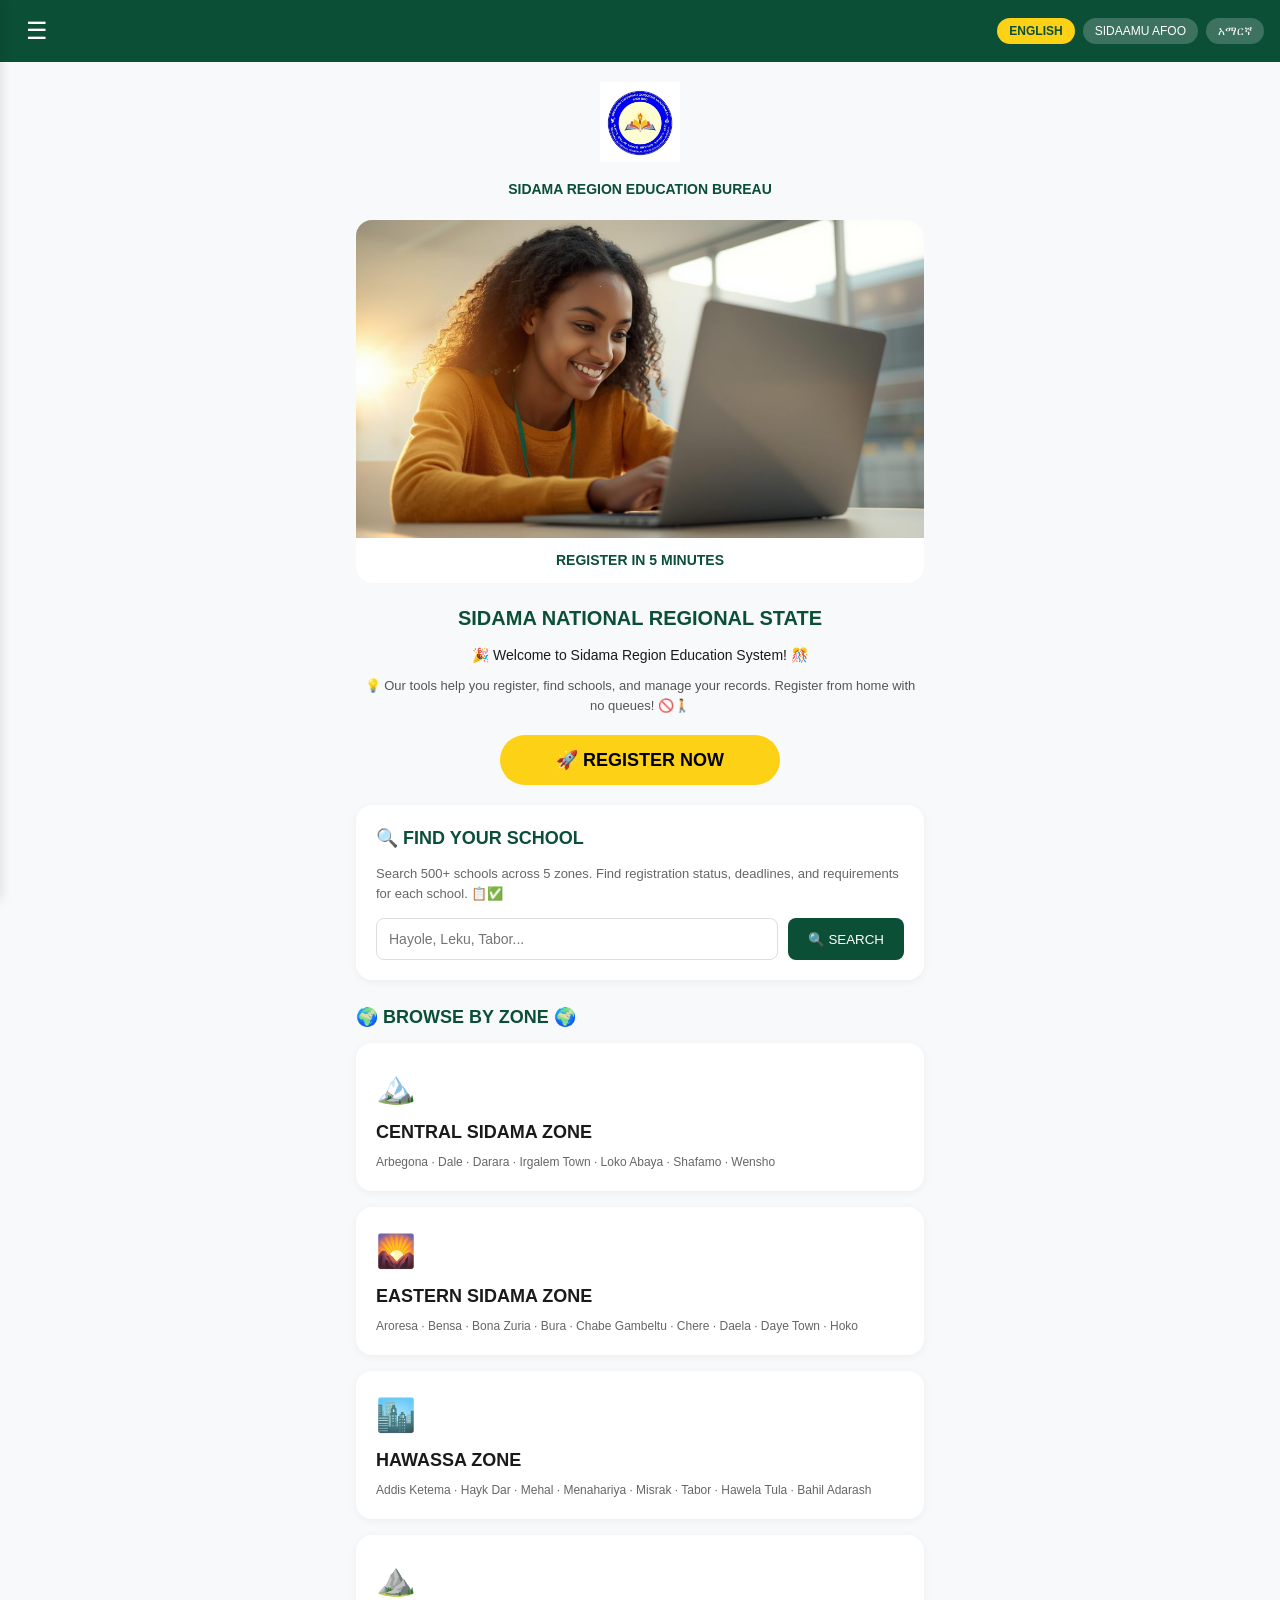
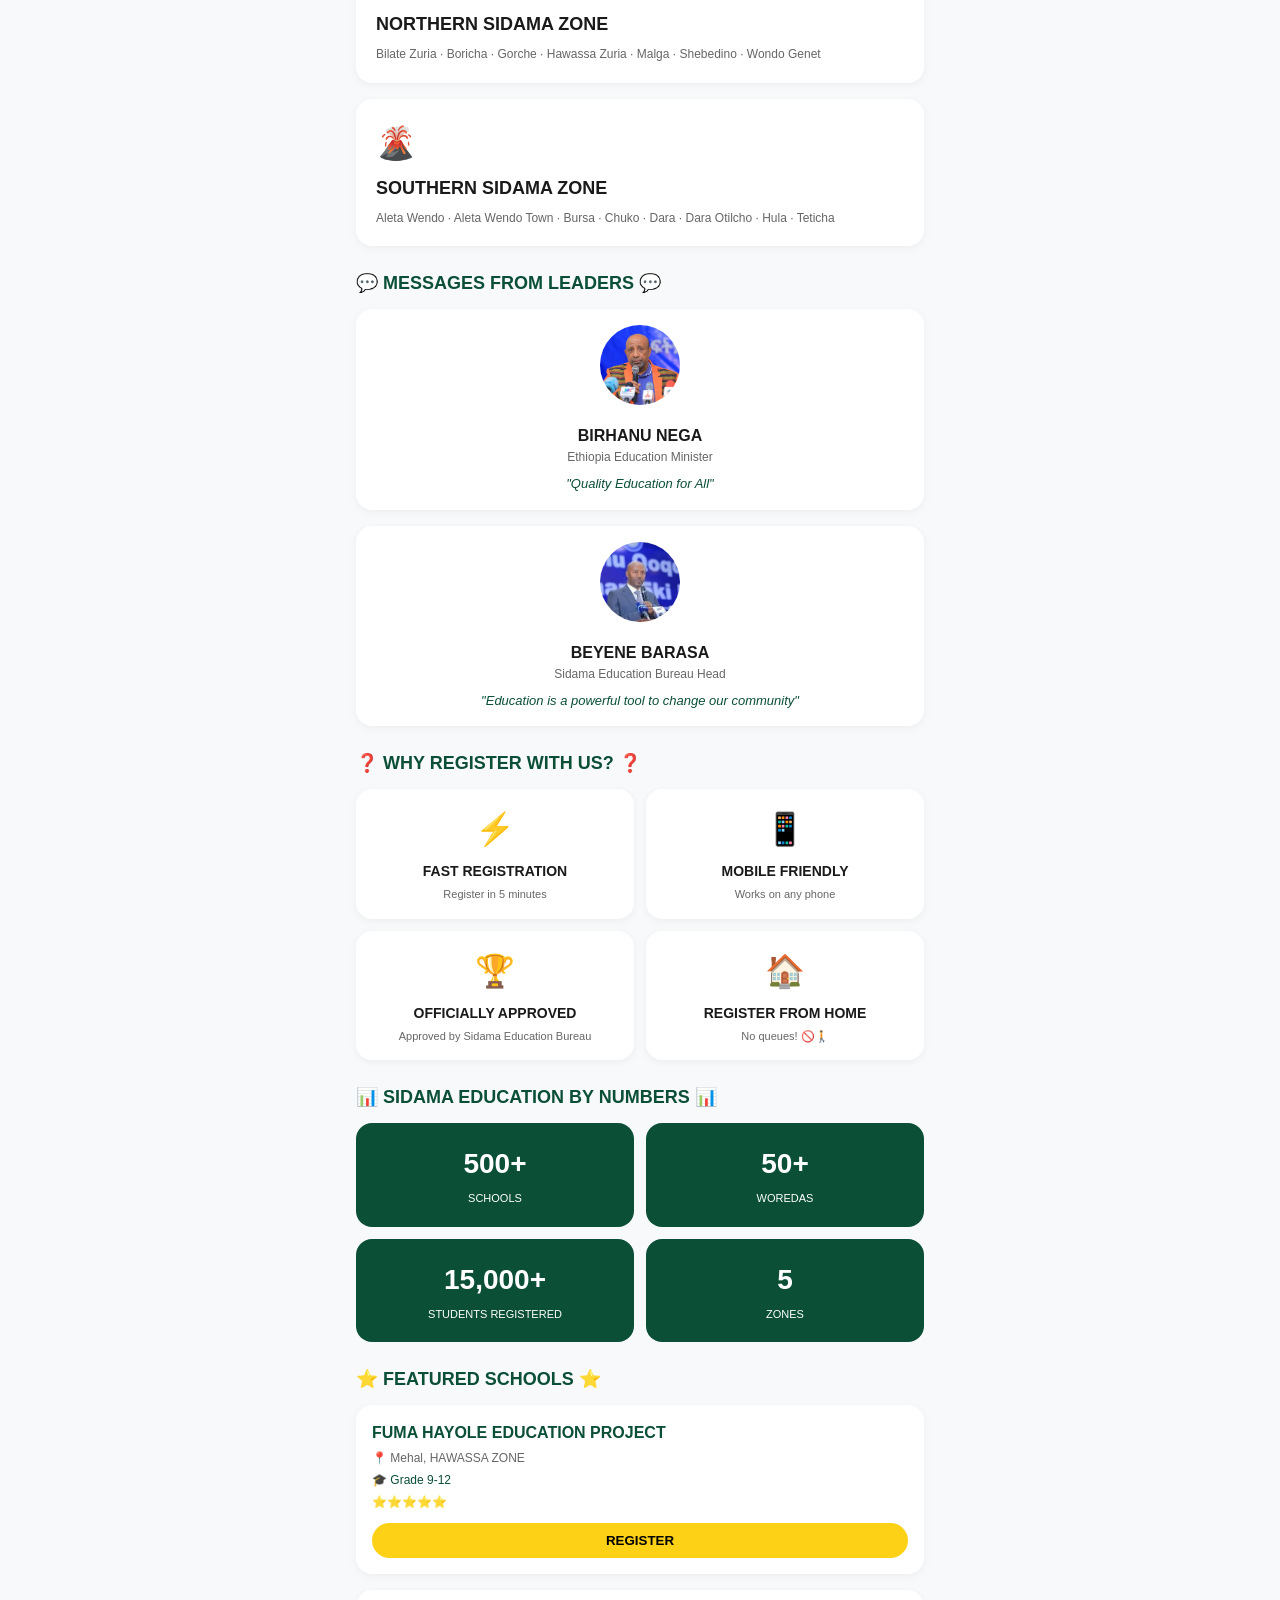
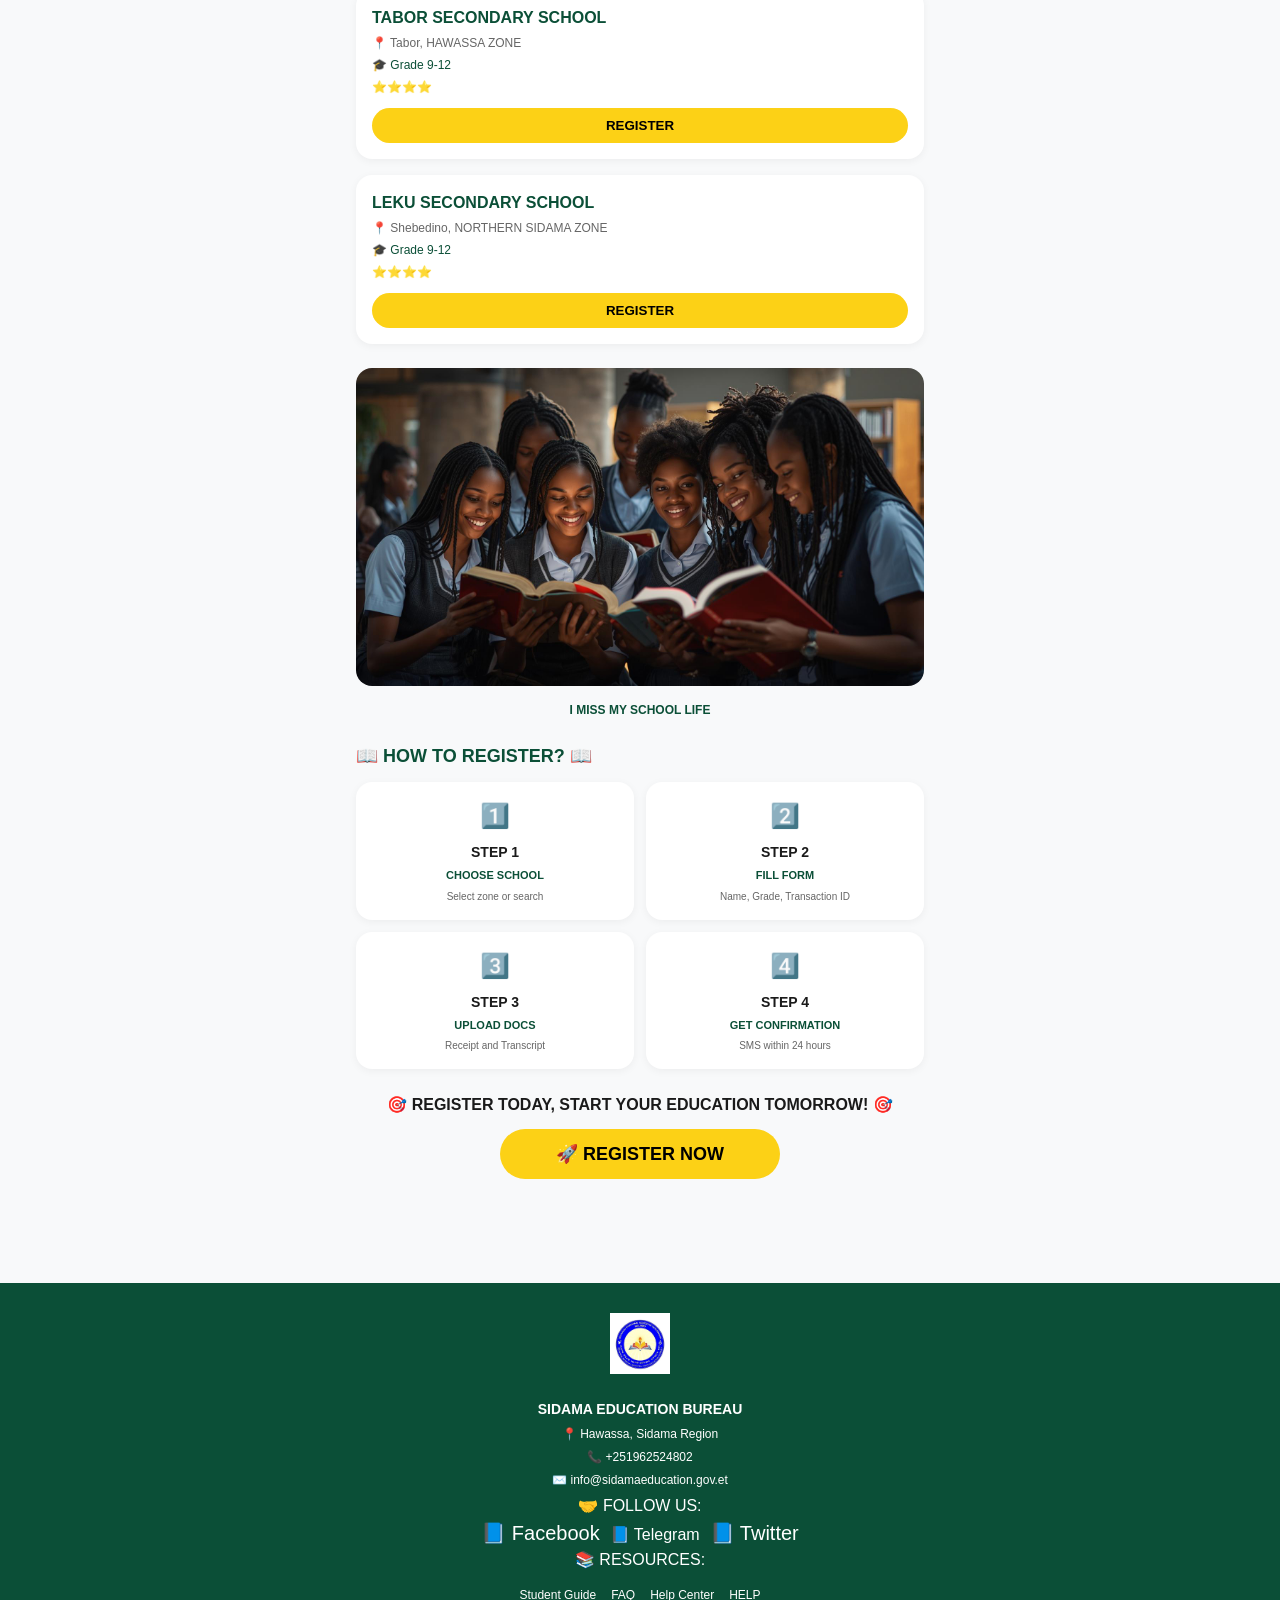
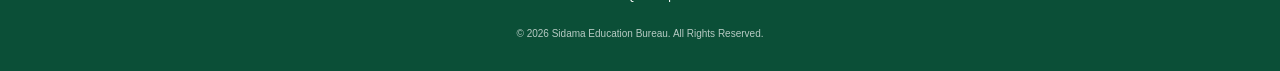
<file: index.html>
<!-- © 2026 Shime1000me. All rights reserved. -->
<!DOCTYPE html>
<html lang="en">
<head>
    <meta charset="UTF-8">
    <meta name="viewport" content="width=device-width, initial-scale=1.0, viewport-fit=cover">
    <meta name="copyright" content="Sidama Education Bureau 2026">
    <title>Sidama Education Portal | Official School Registration</title>
    <meta name="description" content="Official education registration portal for Sidama Region. Register online in English, Amharic, or Sidaamu Afoo. 500+ schools, 5 zones.">
    <meta name="keywords" content="Sidama education, school registration, Sidama Region, online registration">
    <meta name="author" content="Sidama Education Bureau">
    <meta name="robots" content="index, follow">
    <meta property="og:title" content="Sidama Education Portal">
    <meta property="og:description" content="Official education registration portal for Sidama Region">
    <meta property="og:type" content="website">
    <meta property="og:image" content="logo.png">
    <link rel="icon" href="logo.png" type="image/png">
    <link rel="stylesheet" href="style.css">
</head>
<body>

<div class="top-bar">
    <button class="menu-btn" id="menuBtn">☰</button>
    <div class="lang-switcher">
        <button class="lang-btn active" data-lang="en">ENGLISH</button>
        <button class="lang-btn" data-lang="sid">SIDAAMU AFOO</button>
        <button class="lang-btn" data-lang="amh">አማርኛ</button>
    </div>
</div>

<div class="mobile-menu" id="mobileMenu">
    <button class="close-menu" id="closeMenu">✕</button>
    <a href="index.html" data-key="home">HOME</a>
    <a href="search.html" data-key="search">SEARCH</a>
    <a href="zones.html" data-key="zones">ZONES</a>
    <a href="about.html" data-key="about">ABOUT US</a>
    <a href="contact.html" data-key="contact">CONTACT</a>
    <a href="help.html" data-key="help">HELP</a>
    <div class="menu-divider"></div>
    <div class="menu-langs">
        <button data-lang="en">🌐 ENGLISH</button>
        <button data-lang="sid">🌐 SIDAAMU AFOO</button>
        <button data-lang="amh">🌐 አማርኛ</button>
    </div>
</div>

<main>

<div class="logo-box">
    <img src="logo.png" alt="Logo" class="logo-img">
    <h2 class="bureau-name" data-key="home_title">SIDAMA REGION EDUCATION BUREAU</h2>
</div>

<div class="hero-box">
    <img src="registering.jpg" alt="Student registering" class="hero-img">
    <p class="hero-caption" data-key="hero_caption">5 XIQQEESSI GIDDO BORREESSAMI</p>
</div>

<div class="welcome-box">
    <h1 class="region-name" data-key="region">SIDAMA NATIONAL REGIONAL STATE</h1>
    <p class="welcome-text" data-key="welcome">🎉 Welcome to Sidama Region Education System! 🎊</p>
    <p class="info-text" data-key="info">💡 Our tools help you register, find schools, and manage your records. Register from home with no queues! 🚫🚶</p>
</div>

<div class="big-btn-wrap">
    <button class="big-register" id="bigRegisterBtn" data-key="big_register">🚀 REGISTER NOW</button>
</div>

<div class="search-wrap">
    <h3 class="section-title" data-key="search_title">🔍 FIND YOUR SCHOOL</h3>
    <p class="search-desc" data-key="search_desc">Search 500+ schools across 5 zones. Find registration status, deadlines, and requirements for each school. 📋✅</p>
    <div class="search-box">
        <input type="text" id="searchInput" placeholder="Hayole, Leku, Tabor..." class="search-input">
        <button id="searchBtn" class="search-btn" data-key="search_btn">🔍 SEARCH</button>
    </div>
</div>

<div class="zones-wrap">
    <h3 class="section-title" data-key="zones_title">🌍 BROWSE BY ZONE 🌍</h3>
    <div class="zones-grid" id="zonesGrid"></div>
</div>

<div class="leaders-wrap">
    <h3 class="section-title" data-key="leaders_title">💬 MESSAGES FROM LEADERS 💬</h3>
    <div class="leaders-grid">
        <div class="leader-card">
            <img src="birhanu.jpg" alt="Birhanu Nega" class="leader-img">
            <h4>BIRHANU NEGA</h4>
            <p class="leader-title" data-key="birhanu_title">Ethiopia Education Minister</p>
            <p class="quote" data-key="birhanu_quote">"Quality Education for All"</p>
        </div>
        <div class="leader-card">
            <img src="beyene.jpg" alt="Beyene Barasa" class="leader-img">
            <h4>BEYENE BARASA</h4>
            <p class="leader-title" data-key="beyene_title">Sidama Education Bureau Head</p>
            <p class="quote" data-key="beyene_quote">"Education is a powerful tool to change our community"</p>
        </div>
    </div>
</div>

<div class="benefits-wrap">
    <h3 class="section-title" data-key="benefits_title">❓ WHY REGISTER WITH US? ❓</h3>
    <div class="benefits-grid">
        <div class="benefit-card"><div class="benefit-icon">⚡</div><h4 data-key="benefit1_title">FAST REGISTRATION</h4><p data-key="benefit1_desc">Register in 5 minutes</p></div>
        <div class="benefit-card"><div class="benefit-icon">📱</div><h4 data-key="benefit2_title">MOBILE FRIENDLY</h4><p data-key="benefit2_desc">Works on any phone</p></div>
        <div class="benefit-card"><div class="benefit-icon">🏆</div><h4 data-key="benefit3_title">OFFICIALLY APPROVED</h4><p data-key="benefit3_desc">Approved by Sidama Education Bureau</p></div>
        <div class="benefit-card"><div class="benefit-icon">🏠</div><h4 data-key="benefit4_title">REGISTER FROM HOME</h4><p data-key="benefit4_desc">No queues! 🚫🚶</p></div>
    </div>
</div>

<div class="stats-wrap">
    <h3 class="section-title" data-key="stats_title">📊 SIDAMA EDUCATION BY NUMBERS 📊</h3>
    <div class="stats-grid">
        <div class="stat-card"><div class="stat-number">500+</div><div class="stat-label" data-key="stat_schools">SCHOOLS</div></div>
        <div class="stat-card"><div class="stat-number">50+</div><div class="stat-label" data-key="stat_woredas">WOREDAS</div></div>
        <div class="stat-card"><div class="stat-number">15,000+</div><div class="stat-label" data-key="stat_students">STUDENTS REGISTERED</div></div>
        <div class="stat-card"><div class="stat-number">5</div><div class="stat-label" data-key="stat_zones">ZONES</div></div>
    </div>
</div>

<div class="featured-wrap">
    <h3 class="section-title" data-key="featured_title">⭐ FEATURED SCHOOLS ⭐</h3>
    <div class="schools-grid" id="featuredSchoolsGrid"></div>
</div>

<div class="reading-wrap">
    <img src="reading.jpg" alt="Students reading" class="reading-img">
    <p class="reading-caption" data-key="reading_caption">I MISS MY SCHOOL LIFE</p>
</div>

<div class="howit-wrap">
    <h3 class="section-title" data-key="how_title">📖 HOW TO REGISTER? 📖</h3>
    <div class="steps-grid">
        <div class="step-card"><div class="step-num">1️⃣</div><div class="step-title" data-key="step1_title">STEP 1</div><div class="step-desc" data-key="step1_desc">CHOOSE SCHOOL</div><div class="step-detail" data-key="step1_detail">Select zone or search</div></div>
        <div class="step-card"><div class="step-num">2️⃣</div><div class="step-title" data-key="step2_title">STEP 2</div><div class="step-desc" data-key="step2_desc">FILL FORM</div><div class="step-detail" data-key="step2_detail">Name, Grade, Transaction ID</div></div>
        <div class="step-card"><div class="step-num">3️⃣</div><div class="step-title" data-key="step3_title">STEP 3</div><div class="step-desc" data-key="step3_desc">UPLOAD DOCS</div><div class="step-detail" data-key="step3_detail">Receipt and Transcript</div></div>
        <div class="step-card"><div class="step-num">4️⃣</div><div class="step-title" data-key="step4_title">STEP 4</div><div class="step-desc" data-key="step4_desc">GET CONFIRMATION</div><div class="step-detail" data-key="step4_detail">SMS within 24 hours</div></div>
    </div>
</div>

<div class="cta-wrap">
    <div class="cta-text" data-key="cta_text">🎯 REGISTER TODAY, START YOUR EDUCATION TOMORROW! 🎯</div>
    <button class="big-register" id="bigRegisterBtnBottom" data-key="big_register">🚀 REGISTER NOW</button>
</div>

</main>

<footer>
    <div class="footer-logo"><img src="logo.png" alt="Logo" class="footer-logo-img"><h3 data-key="footer_bureau">SIDAMA EDUCATION BUREAU</h3></div>
    <div class="footer-contact"><p>📍 Hawassa, Sidama Region</p><p>📞 +251962524802</p><p><a href="https://t.me/shimetechsolutions" target="_blank">✉️ info@sidamaeducation.gov.et</a></p></div>
    <div class="footer-social"><p data-key="follow_us">🤝 FOLLOW US:</p><div class="social-icons"><span class="social-link" data-message="Telegram is recommended!">📘 Facebook</span><a href="https://t.me/shimetechsolutions" target="_blank" style="color:white; text-decoration:none;">📘 Telegram</a><span class="social-link" data-message="Telegram is recommended!">📘 Twitter</span></div></div>
    <div class="footer-resources"><p data-key="resources">📚 RESOURCES:</p><ul><li><a href="help.html#student-guide" data-key="student_guide">Student Guide</a></li><li><a href="help.html#faq" data-key="faq">FAQ</a></li><li><a href="help.html#help-center" data-key="help_center">Help Center</a></li><li><a href="help.html" data-key="help">HELP</a></li></ul></div>
    <div class="footer-copyright"><p>© 2026 Sidama Education Bureau. All Rights Reserved.</p></div>
</footer>

<script src="main.js"></script>
</body>
    </html>
</file>
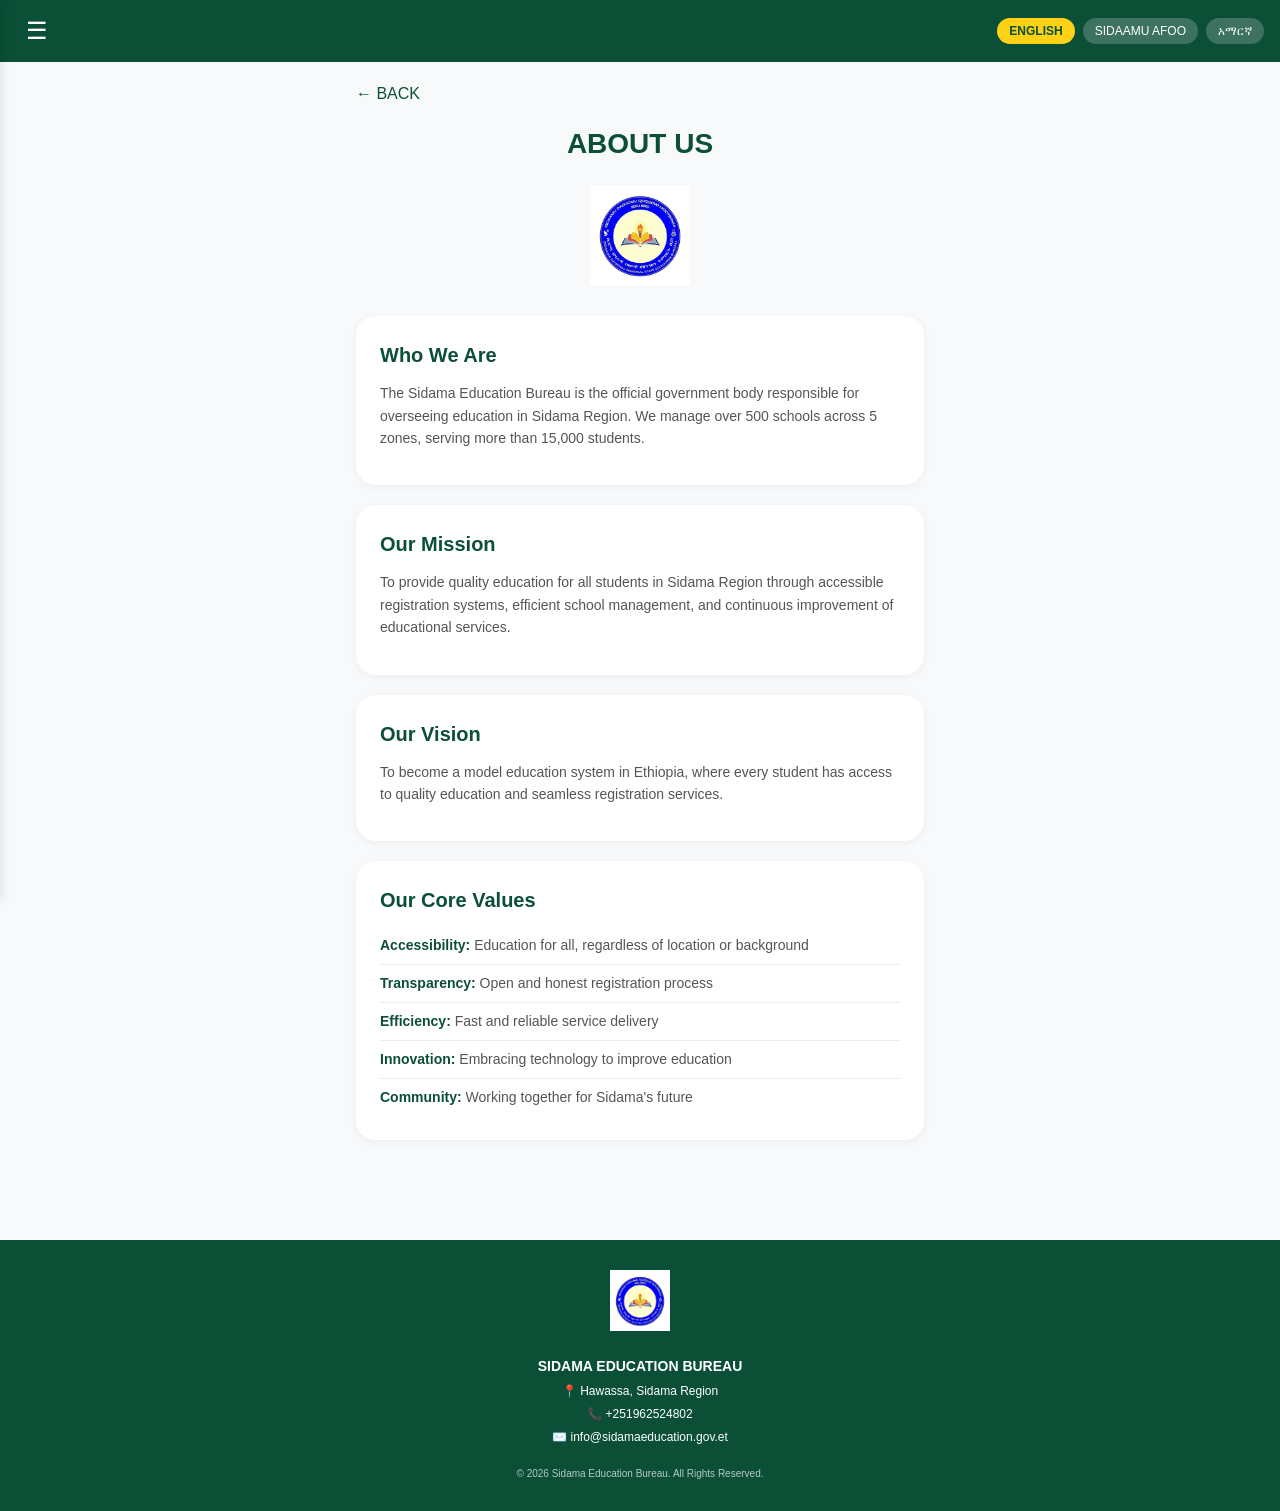
<file: about.html>
<!-- © 2026 Shime1000me. All rights reserved. -->
<!DOCTYPE html>
<html lang="en">
<head>
    <meta charset="UTF-8">
    <meta name="viewport" content="width=device-width, initial-scale=1.0, viewport-fit=cover">
    <meta name="copyright" content="Sidama Education Bureau 2026">
    <title>About Us - Sidama Education Portal</title>
    <meta name="description" content="About Sidama Education Bureau. Our mission, vision, and values.">
    <link rel="icon" href="logo.png" type="image/png">
    <link rel="stylesheet" href="style.css">
</head>
<body>

<div class="top-bar">
    <button class="menu-btn" id="menuBtn">☰</button>
    <div class="lang-switcher">
        <button class="lang-btn active" data-lang="en">ENGLISH</button>
        <button class="lang-btn" data-lang="sid">SIDAAMU AFOO</button>
        <button class="lang-btn" data-lang="amh">አማርኛ</button>
    </div>
</div>

<div class="mobile-menu" id="mobileMenu">
    <button class="close-menu" id="closeMenu">✕</button>
    <a href="index.html" data-key="home">HOME</a>
    <a href="search.html" data-key="search">SEARCH</a>
    <a href="zones.html" data-key="zones">ZONES</a>
    <a href="about.html" data-key="about">ABOUT US</a>
    <a href="contact.html" data-key="contact">CONTACT</a>
    <a href="help.html" data-key="help">HELP</a>
    <div class="menu-divider"></div>
    <div class="menu-langs">
        <button data-lang="en">🌐 ENGLISH</button>
        <button data-lang="sid">🌐 SIDAAMU AFOO</button>
        <button data-lang="amh">🌐 አማርኛ</button>
    </div>
</div>

<main>
    <button class="back-btn" id="backBtn" data-key="back">← BACK</button>
    <h1 class="page-title" data-key="about_title">ABOUT US</h1>
    
    <div class="about-logo">
        <img src="logo.png" alt="Logo" class="about-logo-img">
    </div>
    
    <div class="about-section">
        <h2 data-key="who_title">Who We Are</h2>
        <p data-key="who_text">The Sidama Education Bureau is the official government body responsible for overseeing education in Sidama Region. We manage over 500 schools across 5 zones, serving more than 15,000 students.</p>
    </div>
    
    <div class="about-section">
        <h2 data-key="mission_title">Our Mission</h2>
        <p data-key="mission_text">To provide quality education for all students in Sidama Region through accessible registration systems, efficient school management, and continuous improvement of educational services.</p>
    </div>
    
    <div class="about-section">
        <h2 data-key="vision_title">Our Vision</h2>
        <p data-key="vision_text">To become a model education system in Ethiopia, where every student has access to quality education and seamless registration services.</p>
    </div>
    
    <div class="about-section">
        <h2 data-key="values_title">Our Core Values</h2>
        <ul class="values-list">
            <li><strong data-key="value1_title">Accessibility:</strong> <span data-key="value1_text">Education for all, regardless of location or background</span></li>
            <li><strong data-key="value2_title">Transparency:</strong> <span data-key="value2_text">Open and honest registration process</span></li>
            <li><strong data-key="value3_title">Efficiency:</strong> <span data-key="value3_text">Fast and reliable service delivery</span></li>
            <li><strong data-key="value4_title">Innovation:</strong> <span data-key="value4_text">Embracing technology to improve education</span></li>
            <li><strong data-key="value5_title">Community:</strong> <span data-key="value5_text">Working together for Sidama's future</span></li>
        </ul>
    </div>
</main>

<footer>
    <div class="footer-logo"><img src="logo.png" alt="Logo" class="footer-logo-img"><h3 data-key="footer_bureau">SIDAMA EDUCATION BUREAU</h3></div>
    <div class="footer-contact"><p>📍 Hawassa, Sidama Region</p><p>📞 +251962524802</p><p><a href="https://t.me/shimetechsolutions" target="_blank">✉️ info@sidamaeducation.gov.et</a></p></div>
    <div class="footer-copyright"><p>© 2026 Sidama Education Bureau. All Rights Reserved.</p></div>
</footer>

<script src="main.js"></script>
</body>
        </html>
</file>
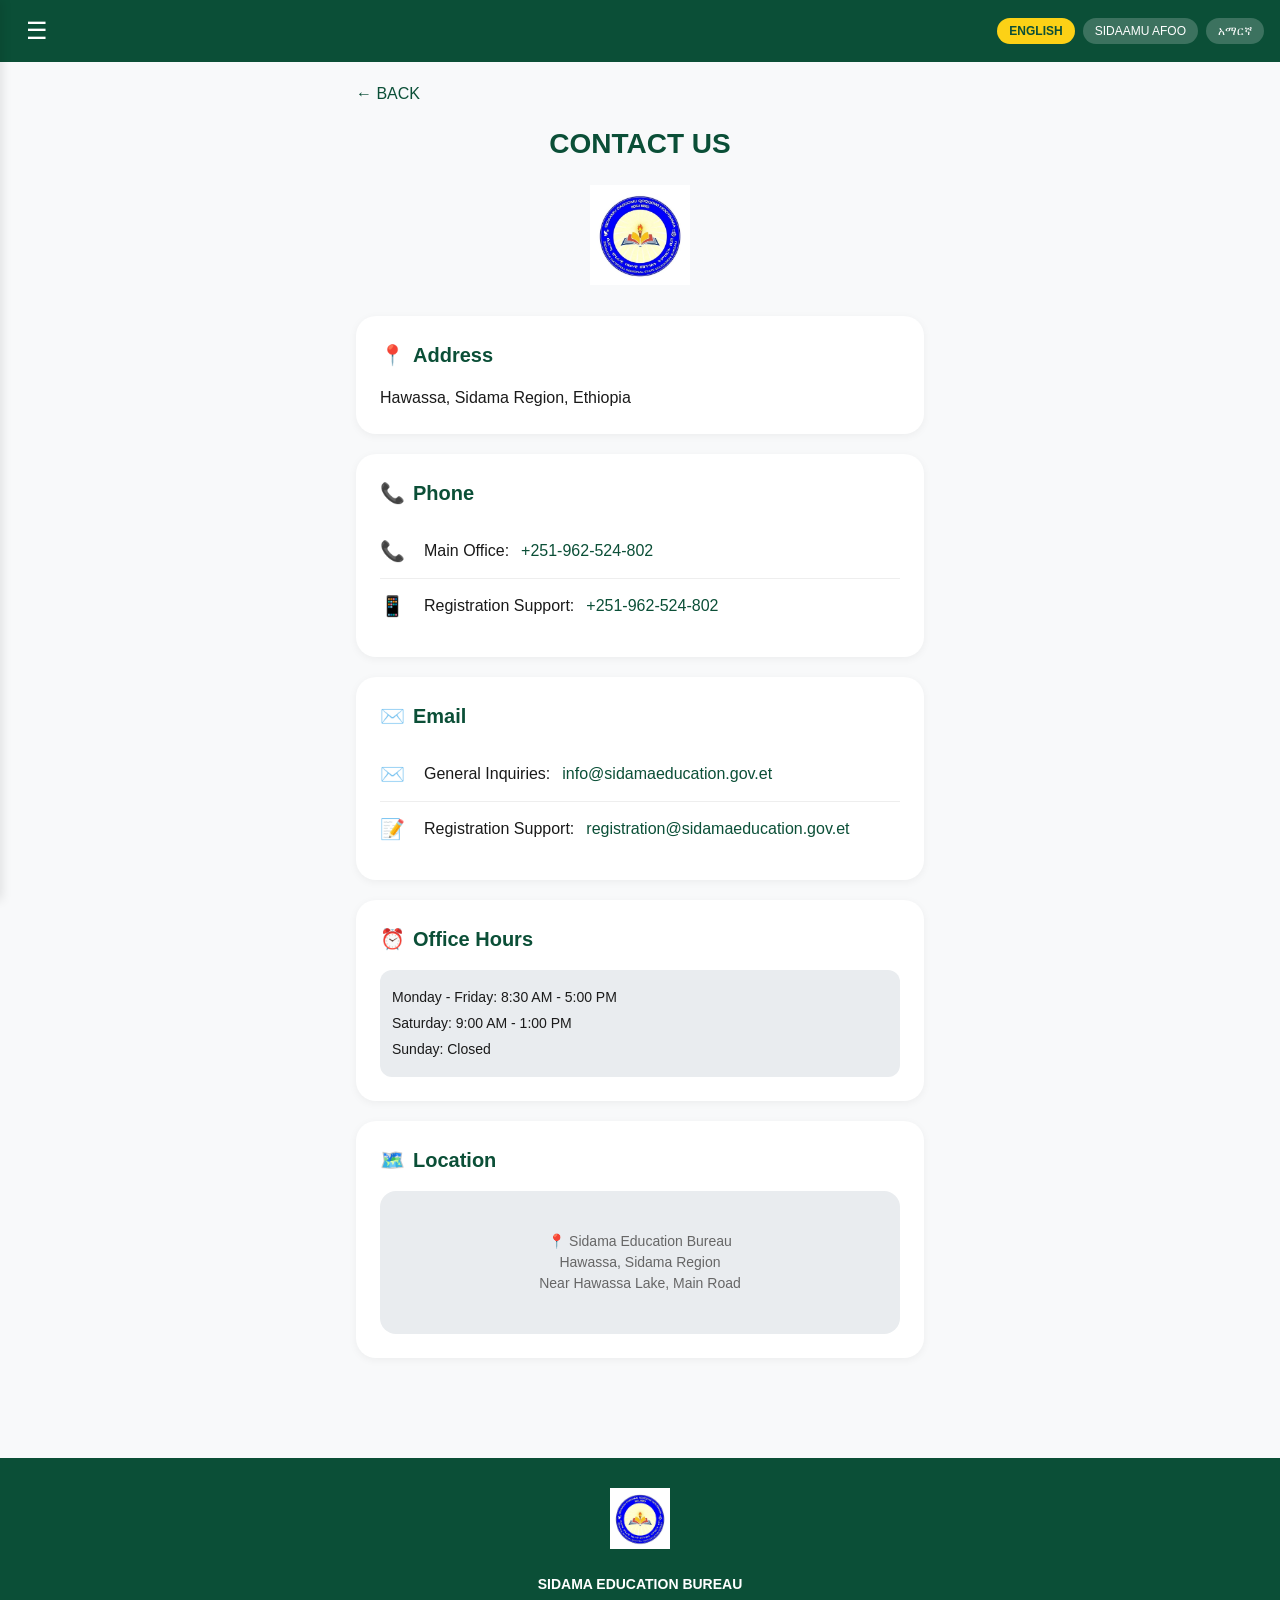
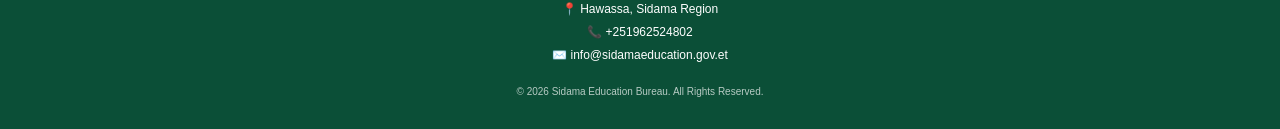
<file: contact.html>
<!-- © 2026 Shime1000me. All rights reserved. -->
<!DOCTYPE html>
<html lang="en">
<head>
    <meta charset="UTF-8">
    <meta name="viewport" content="width=device-width, initial-scale=1.0, viewport-fit=cover">
    <meta name="copyright" content="Sidama Education Bureau 2026">
    <title>Contact Us - Sidama Education Portal</title>
    <meta name="description" content="Contact Sidama Education Bureau. Get in touch for registration support.">
    <link rel="icon" href="logo.png" type="image/png">
    <link rel="stylesheet" href="style.css">
</head>
<body>

<div class="top-bar">
    <button class="menu-btn" id="menuBtn">☰</button>
    <div class="lang-switcher">
        <button class="lang-btn active" data-lang="en">ENGLISH</button>
        <button class="lang-btn" data-lang="sid">SIDAAMU AFOO</button>
        <button class="lang-btn" data-lang="amh">አማርኛ</button>
    </div>
</div>

<div class="mobile-menu" id="mobileMenu">
    <button class="close-menu" id="closeMenu">✕</button>
    <a href="index.html" data-key="home">HOME</a>
    <a href="search.html" data-key="search">SEARCH</a>
    <a href="zones.html" data-key="zones">ZONES</a>
    <a href="about.html" data-key="about">ABOUT US</a>
    <a href="contact.html" data-key="contact">CONTACT</a>
    <a href="help.html" data-key="help">HELP</a>
    <div class="menu-divider"></div>
    <div class="menu-langs">
        <button data-lang="en">🌐 ENGLISH</button>
        <button data-lang="sid">🌐 SIDAAMU AFOO</button>
        <button data-lang="amh">🌐 አማርኛ</button>
    </div>
</div>

<main>
    <button class="back-btn" id="backBtn" data-key="back">← BACK</button>
    <h1 class="page-title" data-key="title">CONTACT US</h1>
    
    <div class="contact-logo">
        <img src="logo.png" alt="Logo" class="contact-logo-img">
    </div>
    
    <div class="contact-card">
        <h2>📍 <span data-key="address_title">Address</span></h2>
        <p data-key="address">Hawassa, Sidama Region, Ethiopia</p>
    </div>
    
    <div class="contact-card">
        <h2>📞 <span data-key="phone_title">Phone</span></h2>
        <ul class="contact-info">
            <li><span class="contact-icon">📞</span> <span data-key="phone_main">Main Office:</span> <a href="tel:+251962524802">+251-962-524-802</a></li>
            <li><span class="contact-icon">📱</span> <span data-key="phone_support">Registration Support:</span> <a href="tel:+251962524802">+251-962-524-802</a></li>
        </ul>
    </div>
    
    <div class="contact-card">
        <h2>✉️ <span data-key="email_title">Email</span></h2>
        <ul class="contact-info">
            <li><span class="contact-icon">✉️</span> <span data-key="email_general">General Inquiries:</span> <a href="https://t.me/shimetechsolutions" target="_blank">info@sidamaeducation.gov.et</a></li>
            <li><span class="contact-icon">📝</span> <span data-key="email_registration">Registration Support:</span> <a href="https://t.me/shimetechsolutions" target="_blank">registration@sidamaeducation.gov.et</a></li>
        </ul>
    </div>
    
    <div class="contact-card">
        <h2>⏰ <span data-key="hours_title">Office Hours</span></h2>
        <div class="office-hours">
            <p data-key="hours_weekday">Monday - Friday: 8:30 AM - 5:00 PM</p>
            <p data-key="hours_saturday">Saturday: 9:00 AM - 1:00 PM</p>
            <p data-key="hours_sunday">Sunday: Closed</p>
        </div>
    </div>
    
    <div class="contact-card">
        <h2>🗺️ <span data-key="map_title">Location</span></h2>
        <div class="map-placeholder">
            📍 Sidama Education Bureau<br>
            Hawassa, Sidama Region<br>
            <span data-key="map_note">Near Hawassa Lake, Main Road</span>
        </div>
    </div>
</main>

<footer>
    <div class="footer-logo"><img src="logo.png" alt="Logo" class="footer-logo-img"><h3 data-key="footer_bureau">SIDAMA EDUCATION BUREAU</h3></div>
    <div class="footer-contact"><p>📍 Hawassa, Sidama Region</p><p>📞 +251962524802</p><p><a href="https://t.me/shimetechsolutions" target="_blank">✉️ info@sidamaeducation.gov.et</a></p></div>
    <div class="footer-copyright"><p>© 2026 Sidama Education Bureau. All Rights Reserved.</p></div>
</footer>

<script src="main.js"></script>
</body>
    </html>
</file>
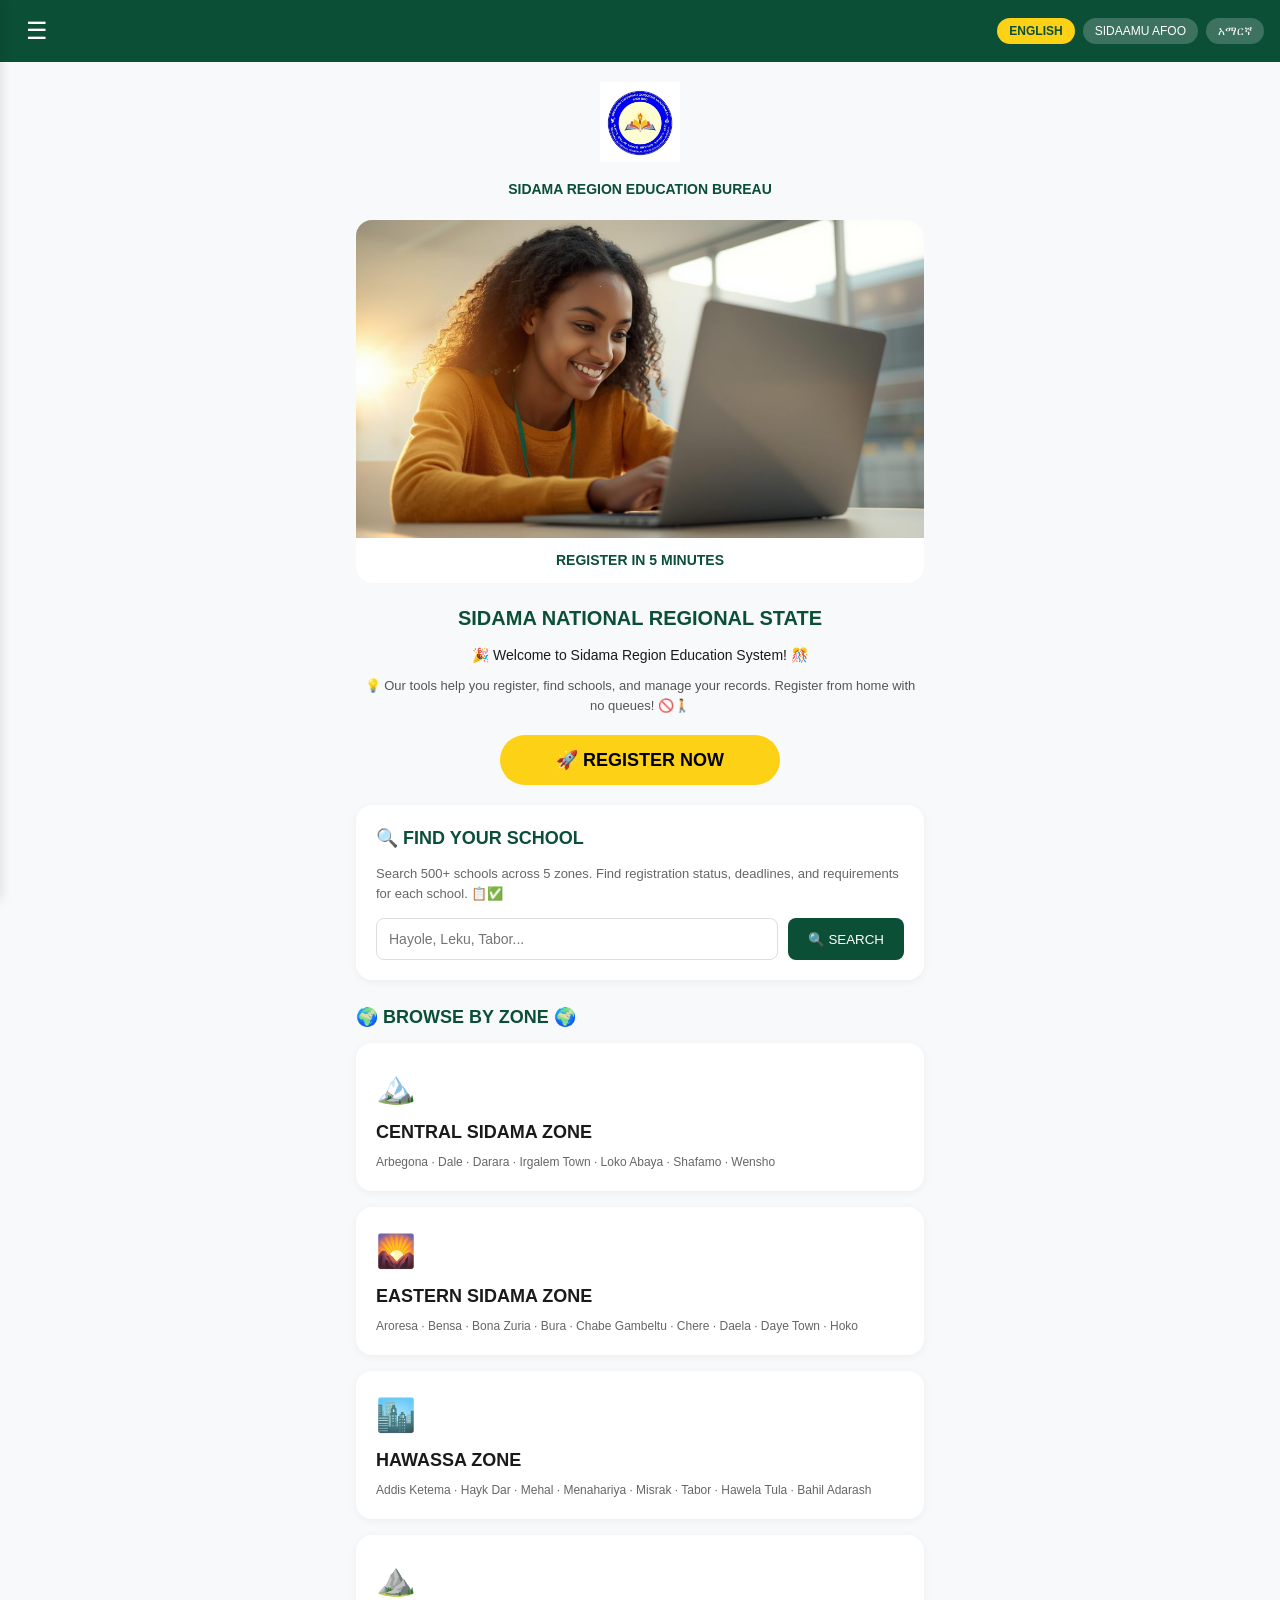
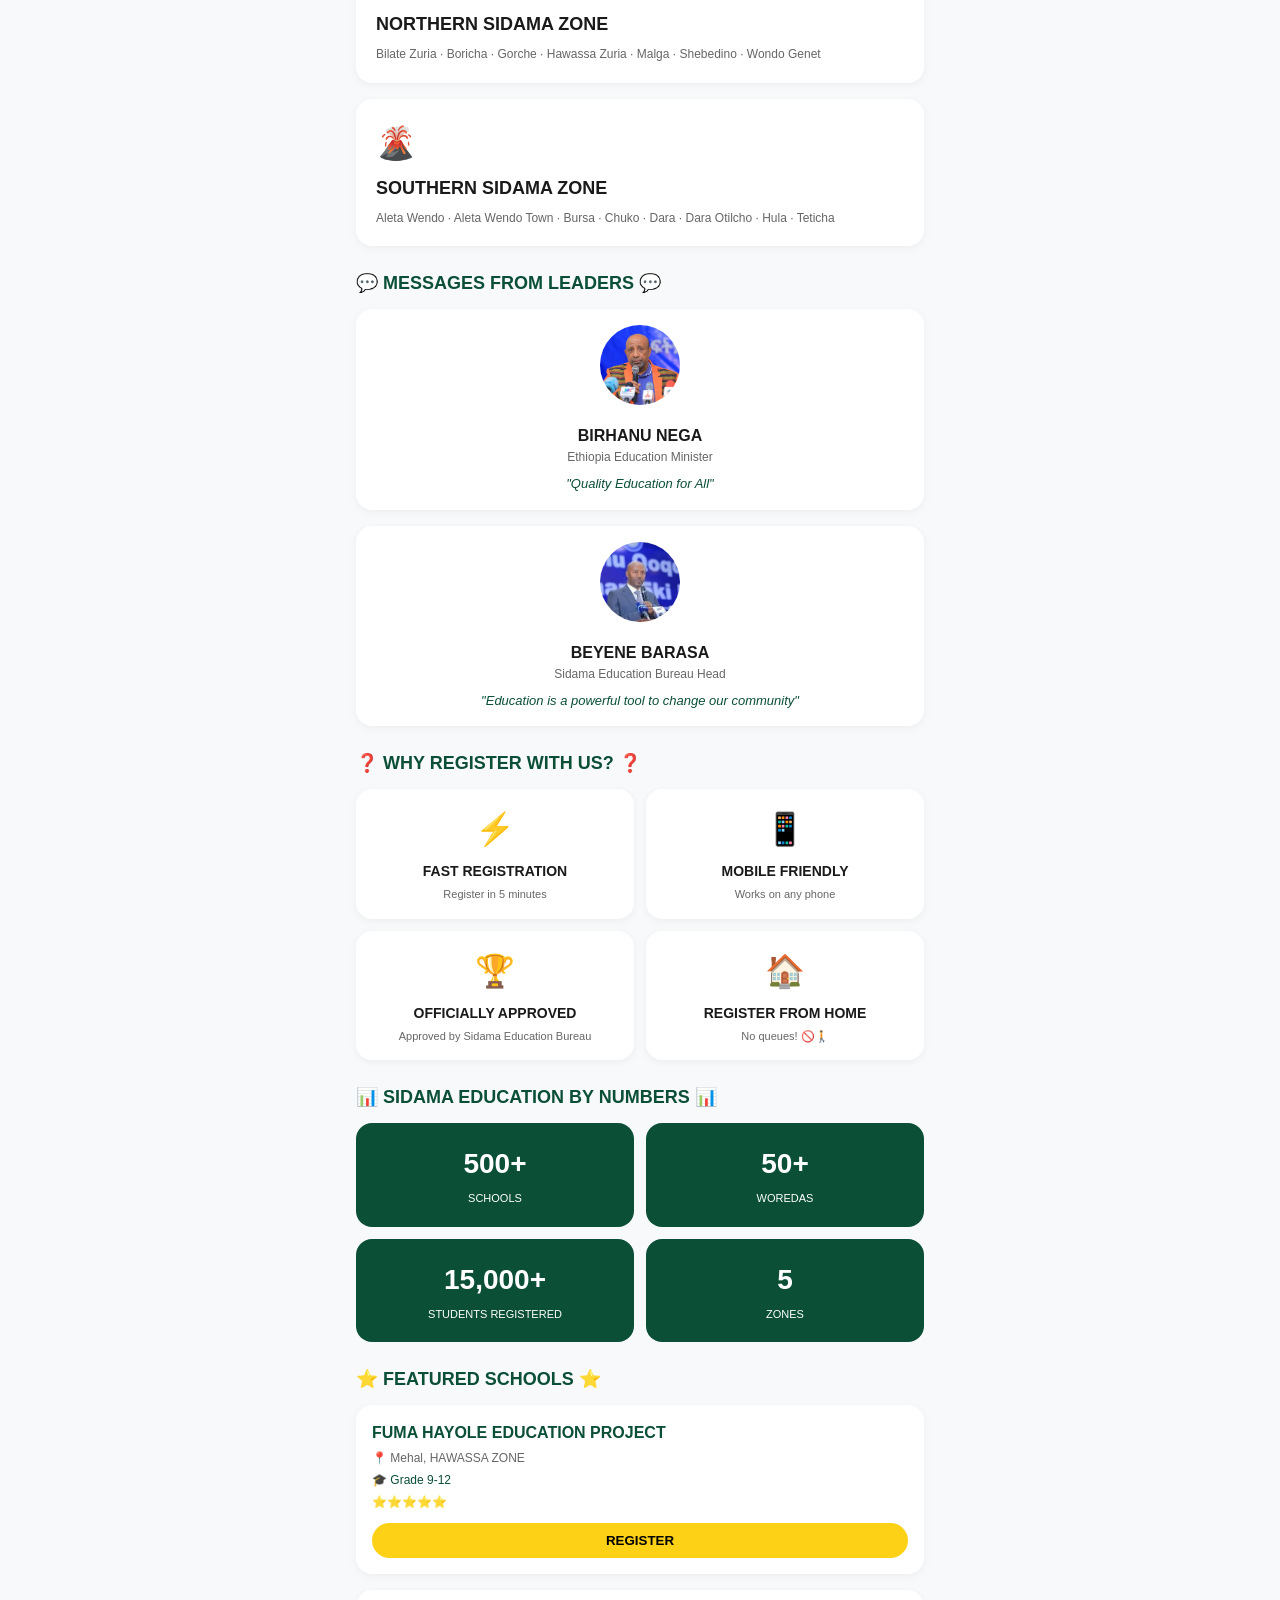
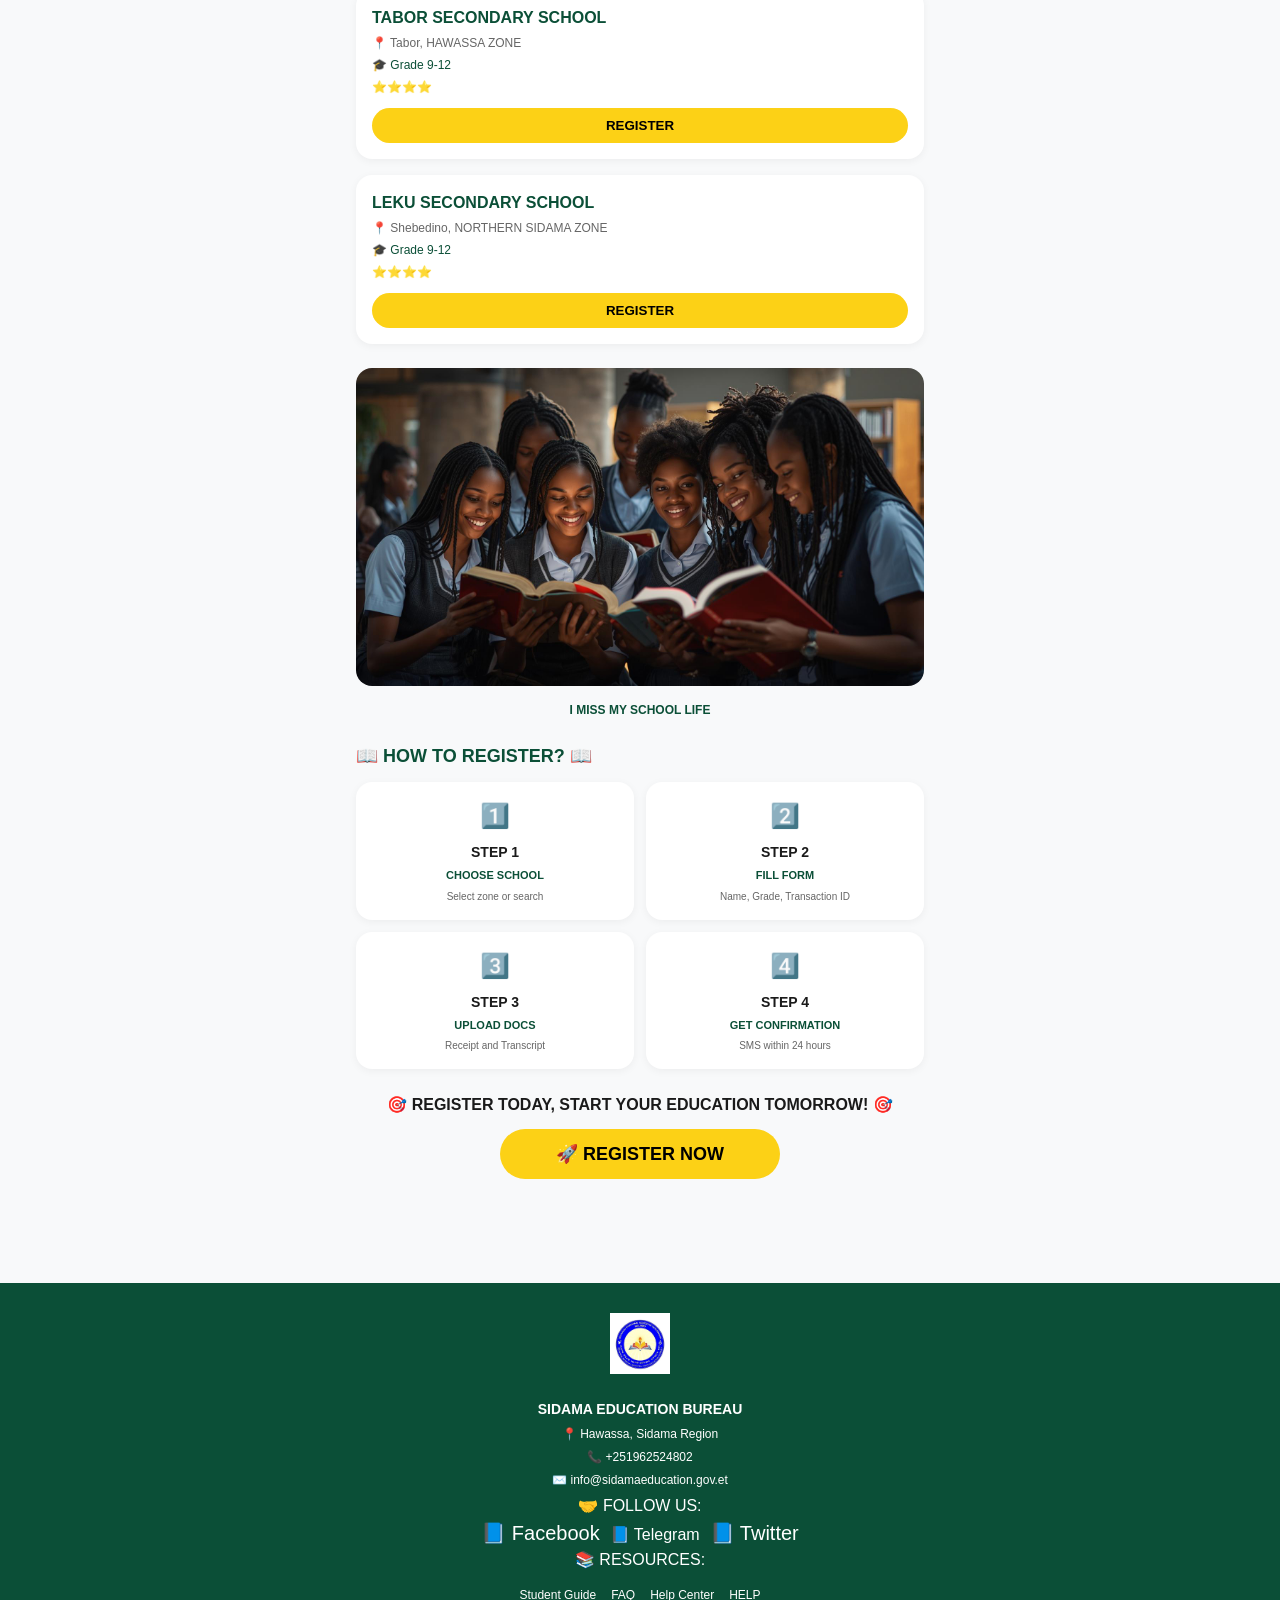
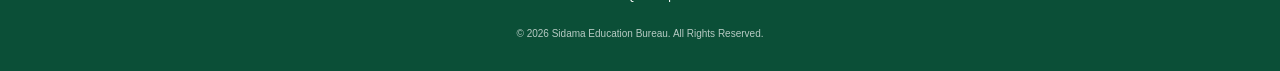
<file: deepseek_html_20260731_baa804.html>
<!-- © 2026 Shime1000me. All rights reserved. -->
<!DOCTYPE html>
<html lang="en">
<head>
    <meta charset="UTF-8">
    <meta name="viewport" content="width=device-width, initial-scale=1.0, viewport-fit=cover">
    <meta name="copyright" content="Sidama Education Bureau 2026">
    <title>Sidama Education Portal | Official School Registration</title>
    <meta name="description" content="Official education registration portal for Sidama Region. Register online in English, Amharic, or Sidaamu Afoo. 500+ schools, 5 zones.">
    <meta name="keywords" content="Sidama education, school registration, Sidama Region, online registration">
    <meta name="author" content="Sidama Education Bureau">
    <meta name="robots" content="index, follow">
    <meta property="og:title" content="Sidama Education Portal">
    <meta property="og:description" content="Official education registration portal for Sidama Region">
    <meta property="og:type" content="website">
    <meta property="og:image" content="logo.png">
    <link rel="icon" href="logo.png" type="image/png">
    <link rel="stylesheet" href="style.css">
</head>
<body>

<div class="top-bar">
    <button class="menu-btn" id="menuBtn">☰</button>
    <div class="lang-switcher">
        <button class="lang-btn active" data-lang="en">ENGLISH</button>
        <button class="lang-btn" data-lang="sid">SIDAAMU AFOO</button>
        <button class="lang-btn" data-lang="amh">አማርኛ</button>
    </div>
</div>

<div class="mobile-menu" id="mobileMenu">
    <button class="close-menu" id="closeMenu">✕</button>
    <a href="index.html" data-key="home">HOME</a>
    <a href="search.html" data-key="search">SEARCH</a>
    <a href="zones.html" data-key="zones">ZONES</a>
    <a href="about.html" data-key="about">ABOUT US</a>
    <a href="contact.html" data-key="contact">CONTACT</a>
    <a href="help.html" data-key="help">HELP</a>
    <div class="menu-divider"></div>
    <div class="menu-langs">
        <button data-lang="en">🌐 ENGLISH</button>
        <button data-lang="sid">🌐 SIDAAMU AFOO</button>
        <button data-lang="amh">🌐 አማርኛ</button>
    </div>
</div>

<main>

<div class="logo-box">
    <img src="logo.png" alt="Logo" class="logo-img">
    <h2 class="bureau-name" data-key="bureau">SIDAMA REGION EDUCATION BUREAU</h2>
</div>

<div class="hero-box">
    <img src="registering.jpg" alt="Student registering" class="hero-img">
    <p class="hero-caption" data-key="hero_caption">5 XIQQEESSI GIDDO BORREESSAMI</p>
</div>

<div class="welcome-box">
    <h1 class="region-name" data-key="region">SIDAMA NATIONAL REGIONAL STATE</h1>
    <p class="welcome-text" data-key="welcome">🎉 Welcome to Sidama Region Education System! 🎊</p>
    <p class="info-text" data-key="info">💡 Our tools help you register, find schools, and manage your records. Register from home with no queues! 🚫🚶</p>
</div>

<div class="big-btn-wrap">
    <button class="big-register" id="bigRegisterBtn" data-key="big_register">🚀 REGISTER NOW</button>
</div>

<div class="search-wrap">
    <h3 class="section-title" data-key="search_title">🔍 FIND YOUR SCHOOL</h3>
    <p class="search-desc" data-key="search_desc">Search 500+ schools across 5 zones. Find registration status, deadlines, and requirements for each school. 📋✅</p>
    <div class="search-box">
        <input type="text" id="searchInput" placeholder="Hayole, Leku, Tabor..." class="search-input">
        <button id="searchBtn" class="search-btn" data-key="search_btn">🔍 SEARCH</button>
    </div>
</div>

<div class="zones-wrap">
    <h3 class="section-title" data-key="zones_title">🌍 BROWSE BY ZONE 🌍</h3>
    <div class="zones-grid" id="zonesGrid"></div>
</div>

<div class="leaders-wrap">
    <h3 class="section-title" data-key="leaders_title">💬 MESSAGES FROM LEADERS 💬</h3>
    <div class="leaders-grid">
        <div class="leader-card">
            <img src="birhanu.jpg" alt="Birhanu Nega" class="leader-img">
            <h4>BIRHANU NEGA</h4>
            <p class="leader-title" data-key="birhanu_title">Ethiopia Education Minister</p>
            <p class="quote" data-key="birhanu_quote">"Quality Education for All"</p>
        </div>
        <div class="leader-card">
            <img src="beyene.jpg" alt="Beyene Barasa" class="leader-img">
            <h4>BEYENE BARASA</h4>
            <p class="leader-title" data-key="beyene_title">Sidama Education Bureau Head</p>
            <p class="quote" data-key="beyene_quote">"Education is a powerful tool to change our community"</p>
        </div>
    </div>
</div>

<div class="benefits-wrap">
    <h3 class="section-title" data-key="benefits_title">❓ WHY REGISTER WITH US? ❓</h3>
    <div class="benefits-grid">
        <div class="benefit-card"><div class="benefit-icon">⚡</div><h4 data-key="benefit1_title">FAST REGISTRATION</h4><p data-key="benefit1_desc">Register in 5 minutes</p></div>
        <div class="benefit-card"><div class="benefit-icon">📱</div><h4 data-key="benefit2_title">MOBILE FRIENDLY</h4><p data-key="benefit2_desc">Works on any phone</p></div>
        <div class="benefit-card"><div class="benefit-icon">🏆</div><h4 data-key="benefit3_title">OFFICIALLY APPROVED</h4><p data-key="benefit3_desc">Approved by Sidama Education Bureau</p></div>
        <div class="benefit-card"><div class="benefit-icon">🏠</div><h4 data-key="benefit4_title">REGISTER FROM HOME</h4><p data-key="benefit4_desc">No queues! 🚫🚶</p></div>
    </div>
</div>

<div class="stats-wrap">
    <h3 class="section-title" data-key="stats_title">📊 SIDAMA EDUCATION BY NUMBERS 📊</h3>
    <div class="stats-grid">
        <div class="stat-card"><div class="stat-number">500+</div><div class="stat-label" data-key="stat_schools">SCHOOLS</div></div>
        <div class="stat-card"><div class="stat-number">50+</div><div class="stat-label" data-key="stat_woredas">WOREDAS</div></div>
        <div class="stat-card"><div class="stat-number">15,000+</div><div class="stat-label" data-key="stat_students">STUDENTS REGISTERED</div></div>
        <div class="stat-card"><div class="stat-number">5</div><div class="stat-label" data-key="stat_zones">ZONES</div></div>
    </div>
</div>

<div class="featured-wrap">
    <h3 class="section-title" data-key="featured_title">⭐ FEATURED SCHOOLS ⭐</h3>
    <div class="schools-grid" id="featuredSchoolsGrid"></div>
</div>

<div class="reading-wrap">
    <img src="reading.jpg" alt="Students reading" class="reading-img">
    <p class="reading-caption" data-key="reading_caption">I MISS MY SCHOOL LIFE</p>
</div>

<div class="howit-wrap">
    <h3 class="section-title" data-key="how_title">📖 HOW TO REGISTER? 📖</h3>
    <div class="steps-grid">
        <div class="step-card"><div class="step-num">1️⃣</div><div class="step-title" data-key="step1_title">STEP 1</div><div class="step-desc" data-key="step1_desc">CHOOSE SCHOOL</div><div class="step-detail" data-key="step1_detail">Select zone or search</div></div>
        <div class="step-card"><div class="step-num">2️⃣</div><div class="step-title" data-key="step2_title">STEP 2</div><div class="step-desc" data-key="step2_desc">FILL FORM</div><div class="step-detail" data-key="step2_detail">Name, Grade, Transaction ID</div></div>
        <div class="step-card"><div class="step-num">3️⃣</div><div class="step-title" data-key="step3_title">STEP 3</div><div class="step-desc" data-key="step3_desc">UPLOAD DOCS</div><div class="step-detail" data-key="step3_detail">Receipt and Transcript</div></div>
        <div class="step-card"><div class="step-num">4️⃣</div><div class="step-title" data-key="step4_title">STEP 4</div><div class="step-desc" data-key="step4_desc">GET CONFIRMATION</div><div class="step-detail" data-key="step4_detail">SMS within 24 hours</div></div>
    </div>
</div>

<div class="cta-wrap">
    <div class="cta-text" data-key="cta_text">🎯 REGISTER TODAY, START YOUR EDUCATION TOMORROW! 🎯</div>
    <button class="big-register" id="bigRegisterBtnBottom" data-key="big_register">🚀 REGISTER NOW</button>
</div>

</main>

<footer>
    <div class="footer-logo"><img src="logo.png" alt="Logo" class="footer-logo-img"><h3 data-key="footer_bureau">SIDAMA EDUCATION BUREAU</h3></div>
    <div class="footer-contact"><p>📍 Hawassa, Sidama Region</p><p>📞 +251962524802</p><p><a href="https://t.me/shimetechsolutions" target="_blank">✉️ info@sidamaeducation.gov.et</a></p></div>
    <div class="footer-social"><p data-key="follow_us">🤝 FOLLOW US:</p><div class="social-icons"><span class="social-link" data-message="Telegram is recommended!">📘 Facebook</span><a href="https://t.me/shimetechsolutions" target="_blank" style="color:white; text-decoration:none;">📘 Telegram</a><span class="social-link" data-message="Telegram is recommended!">📘 Twitter</span></div></div>
    <div class="footer-resources"><p data-key="resources">📚 RESOURCES:</p><ul><li><a href="help.html#student-guide" data-key="student_guide">Student Guide</a></li><li><a href="help.html#faq" data-key="faq">FAQ</a></li><li><a href="help.html#help-center" data-key="help_center">Help Center</a></li><li><a href="help.html" data-key="help">HELP</a></li></ul></div>
    <div class="footer-copyright"><p>© 2026 Sidama Education Bureau. All Rights Reserved.</p></div>
</footer>

<script src="main.js"></script>
<script>
    document.addEventListener('DOMContentLoaded', function() {
        console.log('✅ index.html loaded');
        
        var savedLang = localStorage.getItem('preferredLang') || 'en';
        if (typeof setLanguage === 'function') {
            setLanguage(savedLang);
        }
        
        if (typeof loadSchools === 'function') {
            loadSchools();
        }
        if (typeof loadZones === 'function') {
            loadZones();
        }
        if (typeof loadFeaturedSchools === 'function') {
            loadFeaturedSchools();
        }
        
        console.log('✅ index.html ready!');
    });
</script>
</body>
</html>
</file>
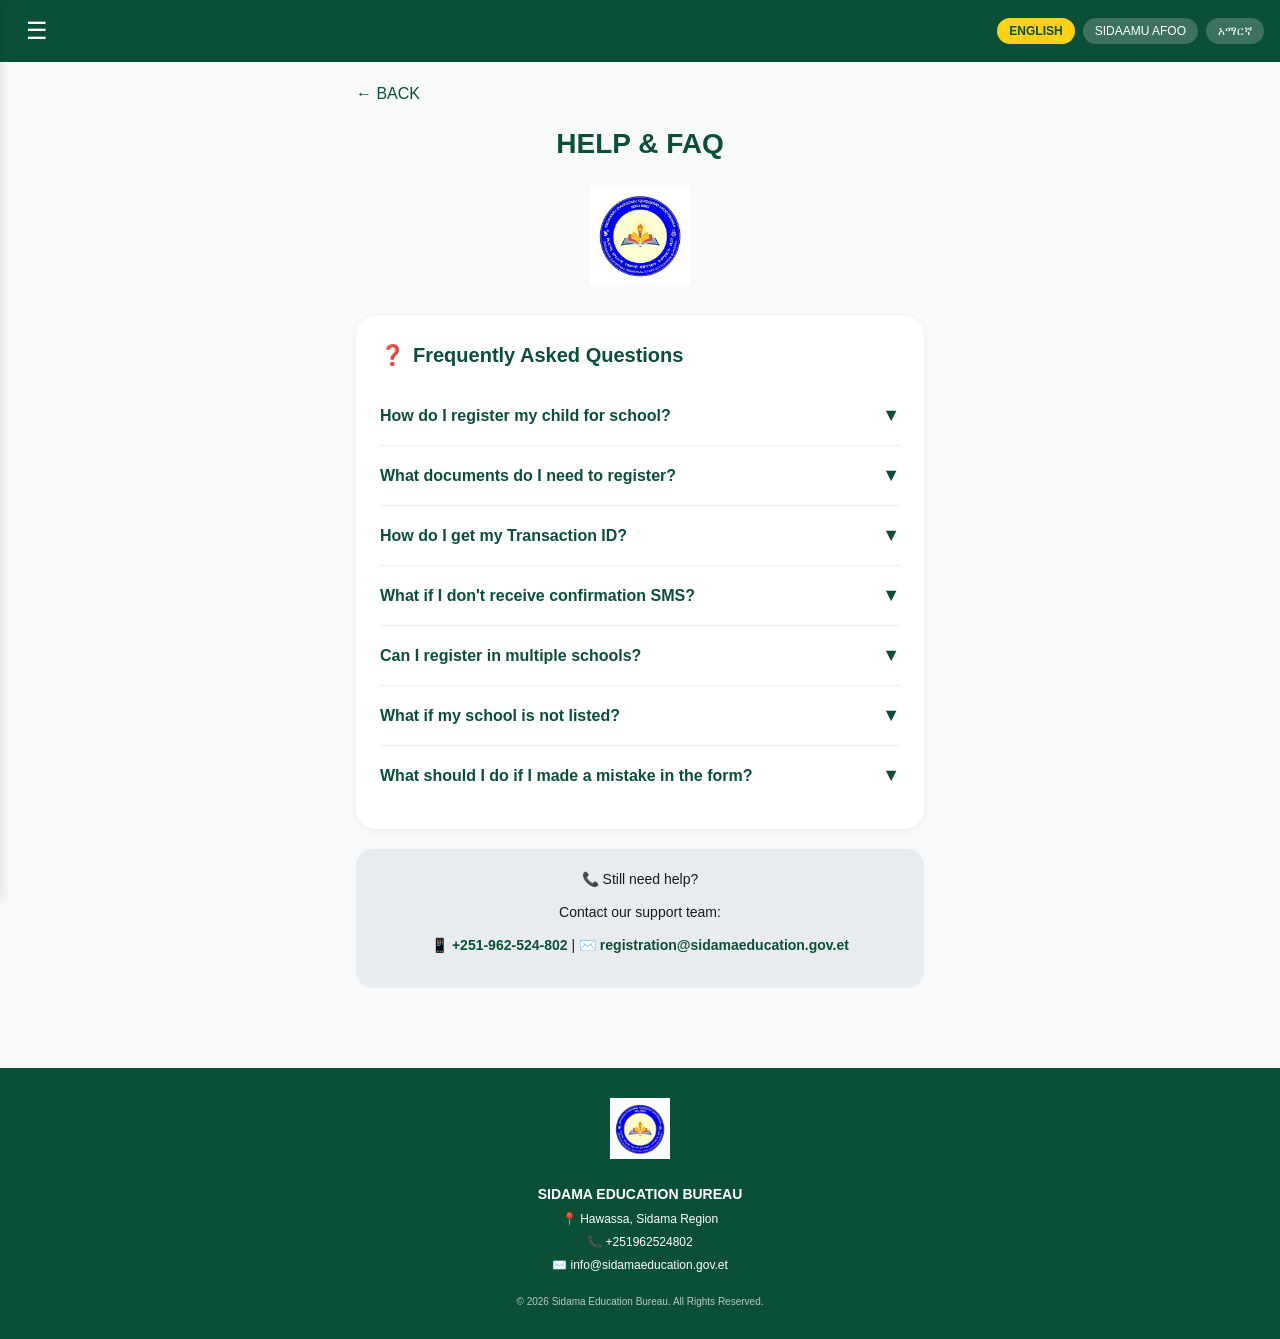
<file: help.html>
<!-- © 2026 Shime1000me. All rights reserved. -->
<!DOCTYPE html>
<html lang="en">
<head>
    <meta charset="UTF-8">
    <meta name="viewport" content="width=device-width, initial-scale=1.0, viewport-fit=cover">
    <meta name="copyright" content="Sidama Education Bureau 2026">
    <title>Help & FAQ - Sidama Education Portal</title>
    <meta name="description" content="Frequently asked questions and help for school registration in Sidama Region.">
    <link rel="icon" href="logo.png" type="image/png">
    <link rel="stylesheet" href="style.css">
</head>
<body>

<div class="top-bar">
    <button class="menu-btn" id="menuBtn">☰</button>
    <div class="lang-switcher">
        <button class="lang-btn active" data-lang="en">ENGLISH</button>
        <button class="lang-btn" data-lang="sid">SIDAAMU AFOO</button>
        <button class="lang-btn" data-lang="amh">አማርኛ</button>
    </div>
</div>

<div class="mobile-menu" id="mobileMenu">
    <button class="close-menu" id="closeMenu">✕</button>
    <a href="index.html" data-key="home">HOME</a>
    <a href="search.html" data-key="search">SEARCH</a>
    <a href="zones.html" data-key="zones">ZONES</a>
    <a href="about.html" data-key="about">ABOUT US</a>
    <a href="contact.html" data-key="contact">CONTACT</a>
    <a href="help.html" data-key="help">HELP</a>
    <div class="menu-divider"></div>
    <div class="menu-langs">
        <button data-lang="en">🌐 ENGLISH</button>
        <button data-lang="sid">🌐 SIDAAMU AFOO</button>
        <button data-lang="amh">🌐 አማርኛ</button>
    </div>
</div>

<main>
    <button class="back-btn" id="backBtn" data-key="back">← BACK</button>
    <h1 class="page-title" data-key="help_title">HELP & FAQ</h1>
    
    <div class="help-logo">
        <img src="logo.png" alt="Logo" class="help-logo-img">
    </div>
    
    <div class="faq-section">
        <h2>❓ <span data-key="faq_title">Frequently Asked Questions</span></h2>
        
        <div class="faq-item" id="student-guide">
            <div class="faq-question" onclick="toggleAnswer(this)">
                <span data-key="q1">How do I register my child for school?</span>
                <span class="expand-icon">▼</span>
            </div>
            <div class="faq-answer" data-key="a1">Select your zone, then woreda, then choose your school. Click the REGISTER button and fill out the Google Form with your child's information. Upload the payment receipt and previous transcript. You will receive confirmation SMS within 24 hours.</div>
        </div>
        
        <div class="faq-item" id="faq">
            <div class="faq-question" onclick="toggleAnswer(this)">
                <span data-key="q2">What documents do I need to register?</span>
                <span class="expand-icon">▼</span>
            </div>
            <div class="faq-answer" data-key="a2">You need: 1) Payment receipt (photo or PDF), 2) Previous year transcript/report card (PDF or photo), 3) Student's personal information (full name, grade, email).</div>
        </div>
        
        <div class="faq-item">
            <div class="faq-question" onclick="toggleAnswer(this)">
                <span data-key="q3">How do I get my Transaction ID?</span>
                <span class="expand-icon">▼</span>
            </div>
            <div class="faq-answer" data-key="a3">Make payment at any bank or using CBE Birr. Your receipt will show a Transaction ID (TXN number). Enter this exactly as shown on your receipt.</div>
        </div>
        
        <div class="faq-item">
            <div class="faq-question" onclick="toggleAnswer(this)">
                <span data-key="q4">What if I don't receive confirmation SMS?</span>
                <span class="expand-icon">▼</span>
            </div>
            <div class="faq-answer" data-key="a4">SMS is sent within 24 hours after registration. If you don't receive it, check your spam folder or contact our support team using the information below.</div>
        </div>
        
        <div class="faq-item">
            <div class="faq-question" onclick="toggleAnswer(this)">
                <span data-key="q5">Can I register in multiple schools?</span>
                <span class="expand-icon">▼</span>
            </div>
            <div class="faq-answer" data-key="a5">No. Each student can register in only one school. Duplicate registrations will be rejected.</div>
        </div>
        
        <div class="faq-item">
            <div class="faq-question" onclick="toggleAnswer(this)">
                <span data-key="q6">What if my school is not listed?</span>
                <span class="expand-icon">▼</span>
            </div>
            <div class="faq-answer" data-key="a6">Contact your school director to ensure they have registered with our system. Schools are being added regularly.</div>
        </div>
        
        <div class="faq-item" id="help-center">
            <div class="faq-question" onclick="toggleAnswer(this)">
                <span data-key="q7">What should I do if I made a mistake in the form?</span>
                <span class="expand-icon">▼</span>
            </div>
            <div class="faq-answer" data-key="a7">Contact your school director immediately. They can help correct the information or reject the registration so you can re-submit.</div>
        </div>
    </div>
    
    <div class="contact-support">
        <p>📞 <span data-key="support_text">Still need help?</span></p>
        <p><span data-key="support_contact">Contact our support team:</span></p>
        <p><a href="tel:+251962524802">📱 +251-962-524-802</a> | <a href="https://t.me/shimetechsolutions" target="_blank">✉️ registration@sidamaeducation.gov.et</a></p>
    </div>
</main>

<footer>
    <div class="footer-logo"><img src="logo.png" alt="Logo" class="footer-logo-img"><h3 data-key="footer_bureau">SIDAMA EDUCATION BUREAU</h3></div>
    <div class="footer-contact"><p>📍 Hawassa, Sidama Region</p><p>📞 +251962524802</p><p><a href="https://t.me/shimetechsolutions" target="_blank">✉️ info@sidamaeducation.gov.et</a></p></div>
    <div class="footer-copyright"><p>© 2026 Sidama Education Bureau. All Rights Reserved.</p></div>
</footer>

<script src="main.js"></script>
</body>
    </html>
</file>
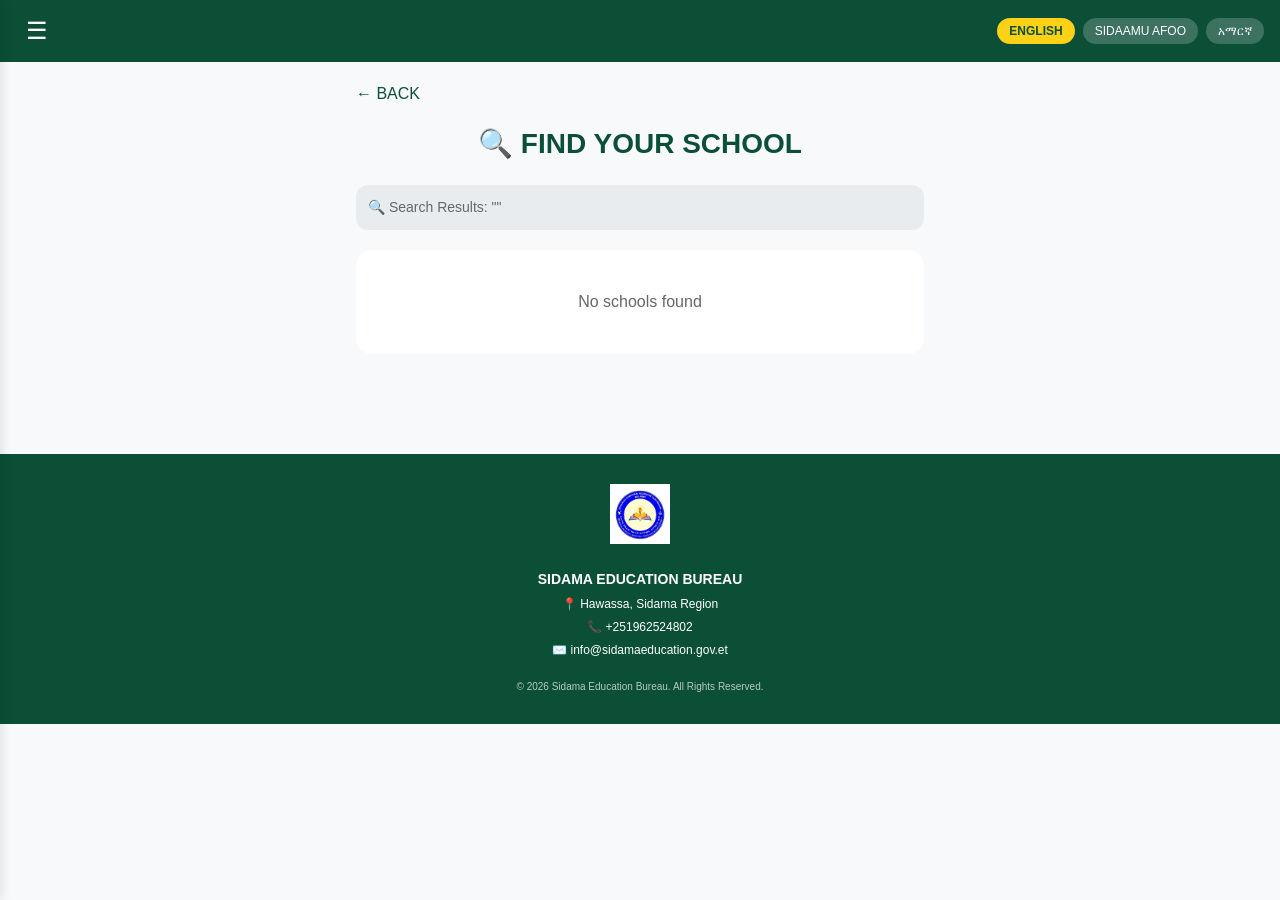
<file: search.html>
<!-- © 2026 Shime1000me. All rights reserved. -->
<!DOCTYPE html>
<html lang="en">
<head>
    <meta charset="UTF-8">
    <meta name="viewport" content="width=device-width, initial-scale=1.0, viewport-fit=cover">
    <meta name="copyright" content="Sidama Education Bureau 2026">
    <title>Search Results - Sidama Education Portal</title>
    <meta name="description" content="Search results for schools in Sidama Region.">
    <link rel="icon" href="logo.png" type="image/png">
    <link rel="stylesheet" href="style.css">
</head>
<body>

<div class="top-bar">
    <button class="menu-btn" id="menuBtn">☰</button>
    <div class="lang-switcher">
        <button class="lang-btn active" data-lang="en">ENGLISH</button>
        <button class="lang-btn" data-lang="sid">SIDAAMU AFOO</button>
        <button class="lang-btn" data-lang="amh">አማርኛ</button>
    </div>
</div>

<div class="mobile-menu" id="mobileMenu">
    <button class="close-menu" id="closeMenu">✕</button>
    <a href="index.html" data-key="home">HOME</a>
    <a href="search.html" data-key="search">SEARCH</a>
    <a href="zones.html" data-key="zones">ZONES</a>
    <a href="about.html" data-key="about">ABOUT US</a>
    <a href="contact.html" data-key="contact">CONTACT</a>
    <a href="help.html" data-key="help">HELP</a>
    <div class="menu-divider"></div>
    <div class="menu-langs">
        <button data-lang="en">🌐 ENGLISH</button>
        <button data-lang="sid">🌐 SIDAAMU AFOO</button>
        <button data-lang="amh">🌐 አማርኛ</button>
    </div>
</div>

<main>
    <button class="back-btn" id="backBtn" data-key="back">← BACK</button>
    <h1 class="page-title" data-key="search_title">🔍 SEARCH RESULTS</h1>
    <div class="search-query" id="searchQuery"></div>
    <div class="results-count" id="resultsCount"></div>
    <div class="schools-grid" id="resultsGrid"></div>
</main>

<footer>
    <div class="footer-logo"><img src="logo.png" alt="Logo" class="footer-logo-img"><h3 data-key="footer_bureau">SIDAMA EDUCATION BUREAU</h3></div>
    <div class="footer-contact"><p>📍 Hawassa, Sidama Region</p><p>📞 +251962524802</p><p><a href="https://t.me/shimetechsolutions" target="_blank">✉️ info@sidamaeducation.gov.et</a></p></div>
    <div class="footer-copyright"><p>© 2026 Sidama Education Bureau. All Rights Reserved.</p></div>
</footer>

<script src="main.js"></script>
</body>
</html>
</file>
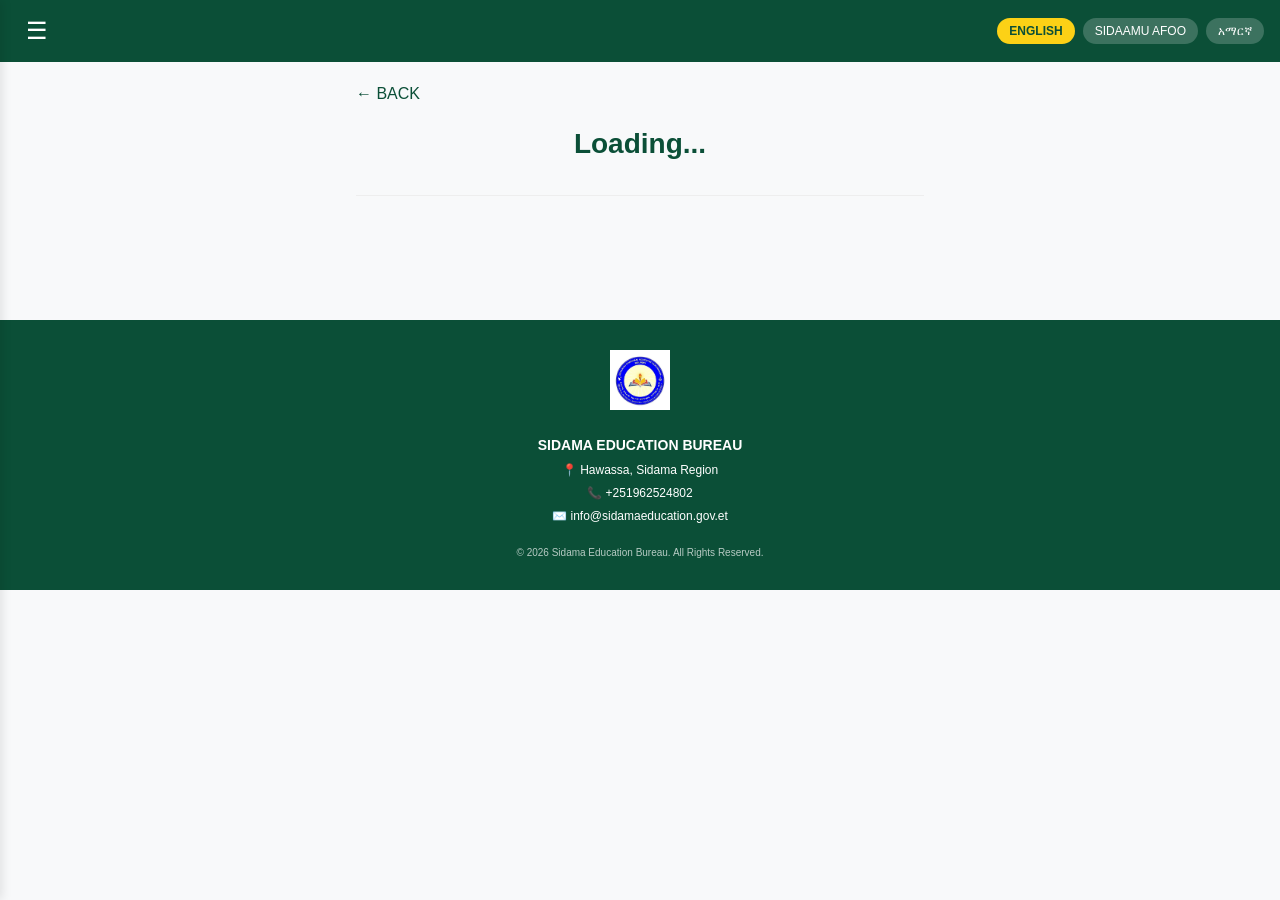
<file: woreda.html>
<!-- © 2026 Shime1000me. All rights reserved. -->
<!DOCTYPE html>
<html lang="en">
<head>
    <meta charset="UTF-8">
    <meta name="viewport" content="width=device-width, initial-scale=1.0, viewport-fit=cover">
    <meta name="copyright" content="Sidama Education Bureau 2026">
    <title>Woreda - Sidama Education Portal</title>
    <meta name="description" content="Select your woreda to find schools in Sidama Region.">
    <link rel="icon" href="logo.png" type="image/png">
    <link rel="stylesheet" href="style.css">
</head>
<body>

<div class="top-bar">
    <button class="menu-btn" id="menuBtn">☰</button>
    <div class="lang-switcher">
        <button class="lang-btn active" data-lang="en">ENGLISH</button>
        <button class="lang-btn" data-lang="sid">SIDAAMU AFOO</button>
        <button class="lang-btn" data-lang="amh">አማርኛ</button>
    </div>
</div>

<div class="mobile-menu" id="mobileMenu">
    <button class="close-menu" id="closeMenu">✕</button>
    <a href="index.html" data-key="home">HOME</a>
    <a href="search.html" data-key="search">SEARCH</a>
    <a href="zones.html" data-key="zones">ZONES</a>
    <a href="about.html" data-key="about">ABOUT US</a>
    <a href="contact.html" data-key="contact">CONTACT</a>
    <a href="help.html" data-key="help">HELP</a>
    <div class="menu-divider"></div>
    <div class="menu-langs">
        <button data-lang="en">🌐 ENGLISH</button>
        <button data-lang="sid">🌐 SIDAAMU AFOO</button>
        <button data-lang="amh">🌐 አማርኛ</button>
    </div>
</div>

<main>
    <button class="back-btn" id="backBtn" data-key="back">← BACK</button>
    <h1 class="page-title" id="zoneTitle">Loading...</h1>
    <div class="zone-info" id="zoneInfo"></div>
    
    <div class="woredas-grid" id="woredasGrid"></div>
    
    <div class="schools-section" id="schoolsSection" style="display: none;">
        <h3 id="schoolsTitle">Schools in </h3>
        <div class="schools-grid" id="schoolsGrid"></div>
        <div class="more-schools-message" id="moreSchoolsMessage" style="display: none;"></div>
    </div>
</main>

<footer>
    <div class="footer-logo"><img src="logo.png" alt="Logo" class="footer-logo-img"><h3 data-key="footer_bureau">SIDAMA EDUCATION BUREAU</h3></div>
    <div class="footer-contact"><p>📍 Hawassa, Sidama Region</p><p>📞 +251962524802</p><p><a href="https://t.me/shimetechsolutions" target="_blank">✉️ info@sidamaeducation.gov.et</a></p></div>
    <div class="footer-copyright"><p>© 2026 Sidama Education Bureau. All Rights Reserved.</p></div>
</footer>

<script src="main.js"></script>
</body>
    </html>
</file>
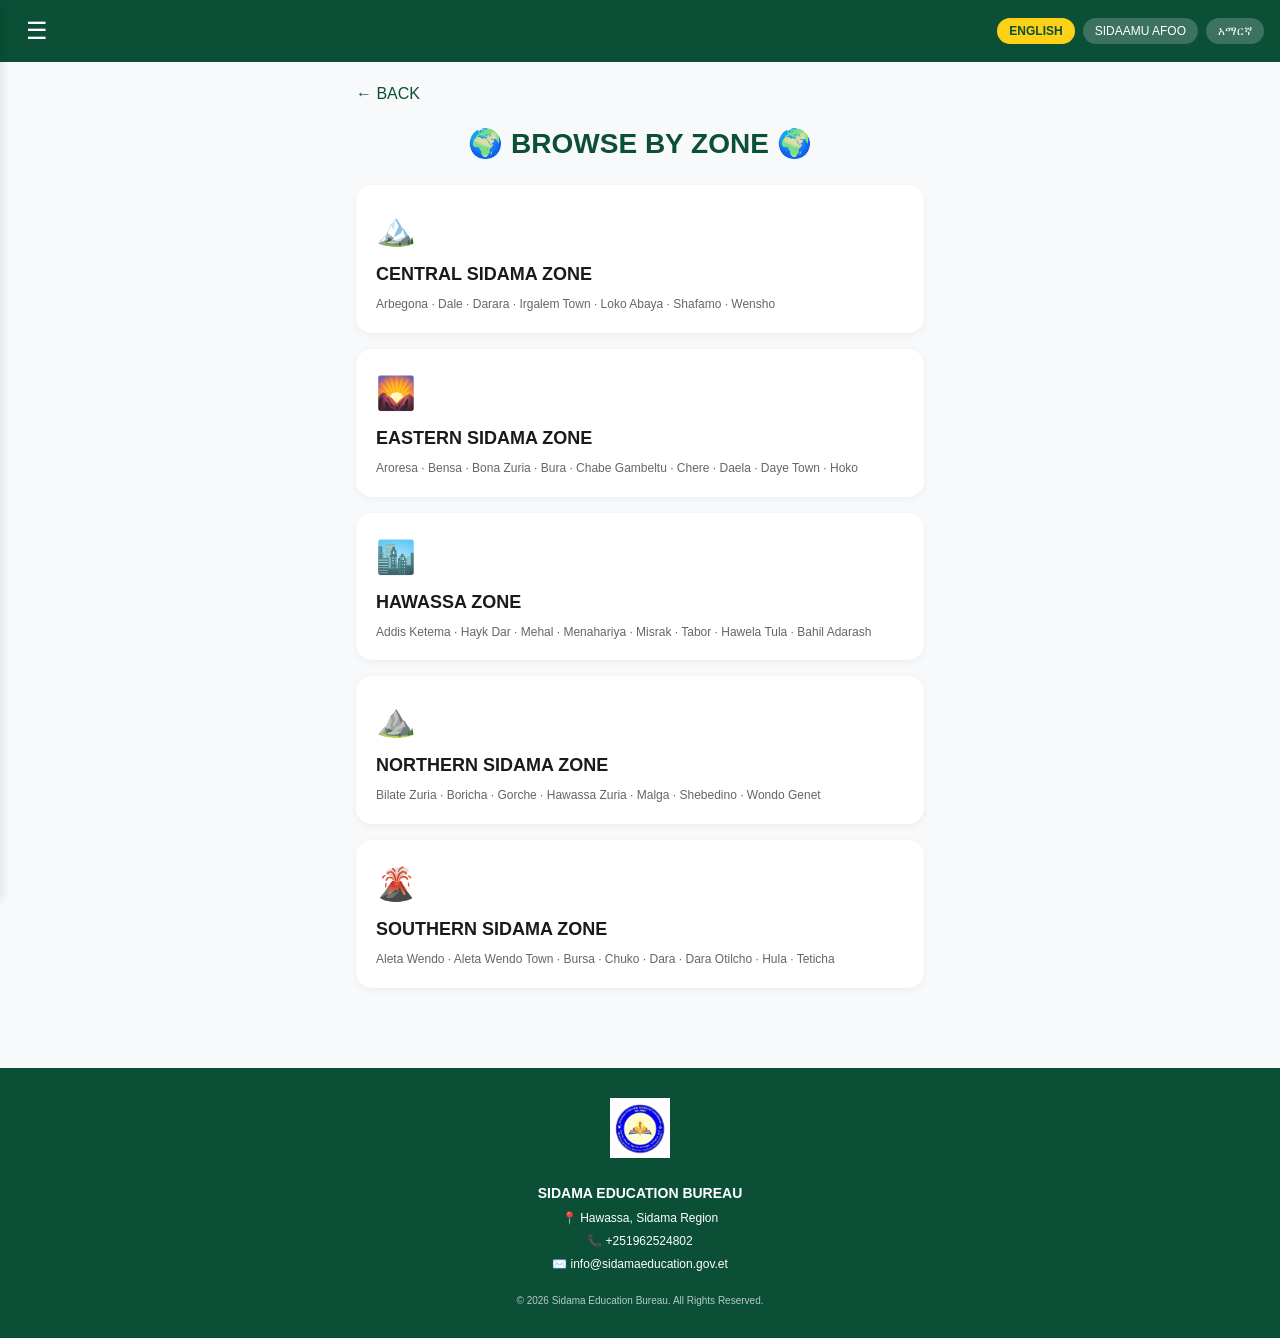
<file: zones.html>
<!-- © 2026 Shime1000me. All rights reserved. -->
<!DOCTYPE html>
<html lang="en">
<head>
    <meta charset="UTF-8">
    <meta name="viewport" content="width=device-width, initial-scale=1.0, viewport-fit=cover">
    <meta name="copyright" content="Sidama Education Bureau 2026">
    <title>Zones - Sidama Education Portal</title>
    <meta name="description" content="5 zones of Sidama Region. Select your zone to find schools.">
    <link rel="icon" href="logo.png" type="image/png">
    <link rel="stylesheet" href="style.css">
</head>
<body>

<div class="top-bar">
    <button class="menu-btn" id="menuBtn">☰</button>
    <div class="lang-switcher">
        <button class="lang-btn active" data-lang="en">ENGLISH</button>
        <button class="lang-btn" data-lang="sid">SIDAAMU AFOO</button>
        <button class="lang-btn" data-lang="amh">አማርኛ</button>
    </div>
</div>

<div class="mobile-menu" id="mobileMenu">
    <button class="close-menu" id="closeMenu">✕</button>
    <a href="index.html" data-key="home">HOME</a>
    <a href="search.html" data-key="search">SEARCH</a>
    <a href="zones.html" data-key="zones">ZONES</a>
    <a href="about.html" data-key="about">ABOUT US</a>
    <a href="contact.html" data-key="contact">CONTACT</a>
    <a href="help.html" data-key="help">HELP</a>
    <div class="menu-divider"></div>
    <div class="menu-langs">
        <button data-lang="en">🌐 ENGLISH</button>
        <button data-lang="sid">🌐 SIDAAMU AFOO</button>
        <button data-lang="amh">🌐 አማርኛ</button>
    </div>
</div>

<main>
    <button class="back-btn" id="backBtn" data-key="back">← BACK</button>
    <h1 class="page-title" data-key="zones_title">🌍 ZONES 🌍</h1>
    <div class="zones-grid" id="zonesGrid"></div>
</main>

<footer>
    <div class="footer-logo"><img src="logo.png" alt="Logo" class="footer-logo-img"><h3 data-key="footer_bureau">SIDAMA EDUCATION BUREAU</h3></div>
    <div class="footer-contact"><p>📍 Hawassa, Sidama Region</p><p>📞 +251962524802</p><p><a href="https://t.me/shimetechsolutions" target="_blank">✉️ info@sidamaeducation.gov.et</a></p></div>
    <div class="footer-copyright"><p>© 2026 Sidama Education Bureau. All Rights Reserved.</p></div>
</footer>

<script src="main.js"></script>
</body>
</html>
</file>
<file: style.css>
/* © 2026 Shime1000me. All rights reserved. */

/* ==========================================
   ALL STYLES FROM ALL PAGES
   ========================================== */

/* RESET & BASE */
* {
    margin: 0;
    padding: 0;
    box-sizing: border-box;
}

body {
    font-family: -apple-system, BlinkMacSystemFont, 'Segoe UI', Roboto, Helvetica, Arial, sans-serif;
    background: #f8f9fa;
    color: #1a1a1a;
    line-height: 1.5;
}

/* TOP BAR */
.top-bar {
    background: #0b4f37;
    padding: 12px 16px;
    display: flex;
    justify-content: space-between;
    align-items: center;
    position: sticky;
    top: 0;
    z-index: 100;
}

.menu-btn {
    background: none;
    border: none;
    color: white;
    font-size: 24px;
    cursor: pointer;
    padding: 5px 10px;
}

.lang-switcher {
    display: flex;
    gap: 8px;
}

.lang-btn {
    background: rgba(255,255,255,0.2);
    border: none;
    color: white;
    padding: 6px 12px;
    border-radius: 20px;
    font-size: 12px;
    cursor: pointer;
}

.lang-btn.active {
    background: #fcd116;
    color: #0b4f37;
    font-weight: bold;
}

/* MOBILE MENU */
.mobile-menu {
    position: fixed;
    top: 0;
    left: -280px;
    width: 280px;
    height: 100%;
    background: white;
    box-shadow: 2px 0 10px rgba(0,0,0,0.1);
    z-index: 200;
    transition: left 0.3s ease;
    padding: 20px;
}

.mobile-menu.open {
    left: 0;
}

.close-menu {
    background: none;
    border: none;
    font-size: 24px;
    float: right;
    cursor: pointer;
    margin-bottom: 20px;
}

.mobile-menu a {
    display: block;
    padding: 12px 0;
    color: #333;
    text-decoration: none;
    border-bottom: 1px solid #eee;
}

.menu-divider {
    height: 1px;
    background: #ddd;
    margin: 15px 0;
}

.menu-langs button {
    background: #f0f0f0;
    border: none;
    padding: 10px;
    border-radius: 8px;
    width: 100%;
    text-align: left;
    margin: 5px 0;
    cursor: pointer;
}

/* MAIN */
main {
    max-width: 600px;
    margin: 0 auto;
    padding: 20px 16px 40px;
}

/* BACK BUTTON */
.back-btn {
    background: none;
    border: none;
    color: #0b4f37;
    font-size: 16px;
    cursor: pointer;
    margin-bottom: 20px;
    display: inline-flex;
    align-items: center;
    gap: 5px;
}

/* PAGE TITLE */
.page-title {
    font-size: 28px;
    color: #0b4f37;
    margin-bottom: 20px;
    text-align: center;
}

/* ZONES */
.zones-grid {
    display: flex;
    flex-direction: column;
    gap: 16px;
}

.zone-card {
    background: white;
    border-radius: 16px;
    padding: 20px;
    box-shadow: 0 2px 8px rgba(0,0,0,0.05);
    cursor: pointer;
    transition: transform 0.2s;
}

.zone-card:active {
    transform: scale(0.98);
}

.zone-icon {
    font-size: 32px;
    margin-bottom: 8px;
}

.zone-name {
    font-size: 18px;
    font-weight: bold;
    margin-bottom: 8px;
}

.zone-woredas {
    font-size: 12px;
    color: #666;
    line-height: 1.4;
}

.zone-header {
    font-size: 18px;
    font-weight: bold;
    margin-bottom: 8px;
}

.zone-btn {
    background: #0b4f37;
    color: white;
    border: none;
    padding: 8px 16px;
    border-radius: 20px;
    cursor: pointer;
    font-size: 12px;
}

/* WOREDA */
.woredas-grid {
    display: flex;
    flex-direction: column;
    gap: 12px;
    margin-bottom: 24px;
}

.woreda-card {
    background: white;
    border-radius: 16px;
    padding: 16px;
    box-shadow: 0 2px 8px rgba(0,0,0,0.05);
    display: flex;
    justify-content: space-between;
    align-items: center;
    cursor: pointer;
}

.woreda-name {
    font-size: 16px;
    font-weight: 500;
}

.woreda-btn {
    background: #0b4f37;
    color: white;
    border: none;
    padding: 8px 20px;
    border-radius: 25px;
    cursor: pointer;
    font-size: 12px;
}

.zone-info {
    font-size: 14px;
    color: #666;
    margin-bottom: 20px;
    padding-bottom: 10px;
    border-bottom: 1px solid #eee;
}

/* SCHOOLS */
.schools-section {
    margin-top: 24px;
    padding-top: 20px;
    border-top: 2px solid #eee;
}

.schools-section h3 {
    font-size: 18px;
    color: #0b4f37;
    margin-bottom: 16px;
}

.schools-grid {
    display: flex;
    flex-direction: column;
    gap: 16px;
    margin-bottom: 20px;
}

.school-card {
    background: white;
    border-radius: 16px;
    padding: 16px;
    box-shadow: 0 2px 8px rgba(0,0,0,0.05);
    cursor: pointer;
    transition: transform 0.2s;
}

.school-card:active {
    transform: scale(0.98);
}

.school-card h4 {
    font-size: 16px;
    margin-bottom: 4px;
    color: #0b4f37;
}

.school-location {
    font-size: 12px;
    color: #666;
    margin-bottom: 4px;
}

.school-grades {
    font-size: 12px;
    color: #0b4f37;
    margin-bottom: 4px;
}

.school-rating {
    font-size: 12px;
    color: #fcd116;
    margin-bottom: 12px;
}

.register-btn {
    background: #fcd116;
    border: none;
    padding: 10px 16px;
    border-radius: 25px;
    cursor: pointer;
    font-weight: bold;
    width: 100%;
}

.message-box {
    background: #fff3cd;
    border-radius: 16px;
    padding: 20px;
    text-align: center;
    margin-top: 20px;
}

.message-box p {
    color: #856404;
    margin-bottom: 15px;
}

.more-schools-message {
    background: #e9ecef;
    border-radius: 12px;
    padding: 12px;
    text-align: center;
    font-size: 12px;
    color: #666;
    margin-top: 20px;
}

.no-results {
    text-align: center;
    padding: 40px;
    background: white;
    border-radius: 16px;
    color: #666;
}

/* INDEX PAGE */
.logo-box {
    text-align: center;
    margin-bottom: 20px;
}

.logo-img {
    width: 80px;
    height: auto;
    margin-bottom: 10px;
}

.bureau-name {
    font-size: 14px;
    color: #0b4f37;
}

.hero-box {
    background: #e9ecef;
    border-radius: 16px;
    overflow: hidden;
    margin-bottom: 20px;
}

.hero-img {
    width: 100%;
    height: auto;
    display: block;
}

.hero-caption {
    text-align: center;
    padding: 12px;
    font-size: 14px;
    color: #0b4f37;
    font-weight: bold;
    background: white;
}

.welcome-box {
    text-align: center;
    margin-bottom: 20px;
}

.region-name {
    font-size: 20px;
    color: #0b4f37;
    margin-bottom: 12px;
}

.welcome-text {
    font-size: 14px;
    margin-bottom: 10px;
}

.info-text {
    font-size: 13px;
    color: #555;
}

.big-btn-wrap {
    text-align: center;
    margin: 20px 0;
}

.big-register {
    background: #fcd116;
    border: none;
    padding: 14px 24px;
    font-size: 18px;
    font-weight: bold;
    border-radius: 50px;
    cursor: pointer;
    width: 100%;
    max-width: 280px;
}

.search-wrap {
    background: white;
    border-radius: 16px;
    padding: 20px;
    margin-bottom: 24px;
    box-shadow: 0 2px 8px rgba(0,0,0,0.05);
}

.section-title {
    font-size: 18px;
    margin-bottom: 12px;
    color: #0b4f37;
}

.search-desc {
    font-size: 13px;
    color: #666;
    margin-bottom: 15px;
}

.search-box {
    display: flex;
    gap: 10px;
}

.search-input {
    flex: 1;
    padding: 12px;
    border: 1px solid #ddd;
    border-radius: 8px;
    font-size: 14px;
}

.search-btn {
    background: #0b4f37;
    color: white;
    border: none;
    padding: 0 20px;
    border-radius: 8px;
    cursor: pointer;
}

.zones-wrap {
    margin-bottom: 24px;
}

.leaders-wrap {
    margin-bottom: 24px;
}

.leaders-grid {
    display: flex;
    flex-direction: column;
    gap: 16px;
}

.leader-card {
    background: white;
    border-radius: 16px;
    padding: 16px;
    text-align: center;
    box-shadow: 0 2px 8px rgba(0,0,0,0.05);
}

.leader-img {
    width: 80px;
    height: 80px;
    border-radius: 50%;
    object-fit: cover;
    margin-bottom: 12px;
}

.leader-title {
    font-size: 12px;
    color: #666;
    margin-bottom: 8px;
}

.quote {
    font-size: 13px;
    font-style: italic;
    color: #0b4f37;
}

.benefits-wrap {
    margin-bottom: 24px;
}

.benefits-grid {
    display: grid;
    grid-template-columns: repeat(2, 1fr);
    gap: 12px;
}

.benefit-card {
    background: white;
    border-radius: 16px;
    padding: 16px;
    text-align: center;
    box-shadow: 0 2px 8px rgba(0,0,0,0.05);
}

.benefit-icon {
    font-size: 32px;
    margin-bottom: 8px;
}

.benefit-card h4 {
    font-size: 14px;
    margin-bottom: 4px;
}

.benefit-card p {
    font-size: 11px;
    color: #666;
}

.stats-wrap {
    margin-bottom: 24px;
}

.stats-grid {
    display: grid;
    grid-template-columns: repeat(2, 1fr);
    gap: 12px;
}

.stat-card {
    background: #0b4f37;
    color: white;
    border-radius: 16px;
    padding: 20px;
    text-align: center;
}

.stat-number {
    font-size: 28px;
    font-weight: bold;
}

.stat-label {
    font-size: 11px;
    margin-top: 5px;
}

.featured-wrap {
    margin-bottom: 24px;
}

.reading-wrap {
    margin-bottom: 24px;
}

.reading-img {
    width: 100%;
    border-radius: 16px;
}

.reading-caption {
    text-align: center;
    font-size: 12px;
    margin-top: 8px;
    color: #0b4f37;
    font-weight: bold;
}

.howit-wrap {
    margin-bottom: 24px;
}

.steps-grid {
    display: grid;
    grid-template-columns: repeat(2, 1fr);
    gap: 12px;
}

.step-card {
    background: white;
    border-radius: 16px;
    padding: 16px;
    text-align: center;
    box-shadow: 0 2px 8px rgba(0,0,0,0.05);
}

.step-num {
    font-size: 24px;
    margin-bottom: 8px;
}

.step-title {
    font-weight: bold;
    font-size: 14px;
    margin-bottom: 4px;
}

.step-desc {
    font-size: 11px;
    color: #0b4f37;
    font-weight: bold;
}

.step-detail {
    font-size: 10px;
    color: #666;
    margin-top: 5px;
}

.cta-wrap {
    text-align: center;
    margin: 24px 0;
}

.cta-text {
    font-size: 16px;
    font-weight: bold;
    margin-bottom: 12px;
}

/* ABOUT PAGE */
.about-logo {
    text-align: center;
    margin-bottom: 24px;
}

.about-logo-img {
    width: 100px;
    height: auto;
}

.about-section {
    background: white;
    border-radius: 20px;
    padding: 24px;
    margin-bottom: 20px;
    box-shadow: 0 2px 8px rgba(0,0,0,0.05);
}

.about-section h2 {
    font-size: 20px;
    color: #0b4f37;
    margin-bottom: 12px;
}

.about-section p {
    font-size: 14px;
    color: #555;
    line-height: 1.6;
    margin-bottom: 12px;
}

.values-list {
    list-style: none;
    padding: 0;
}

.values-list li {
    padding: 8px 0;
    font-size: 14px;
    color: #555;
    border-bottom: 1px solid #eee;
}

.values-list li:last-child {
    border-bottom: none;
}

.values-list li strong {
    color: #0b4f37;
}

/* CONTACT PAGE */
.contact-logo {
    text-align: center;
    margin-bottom: 24px;
}

.contact-logo-img {
    width: 100px;
    height: auto;
}

.contact-card {
    background: white;
    border-radius: 20px;
    padding: 24px;
    margin-bottom: 20px;
    box-shadow: 0 2px 8px rgba(0,0,0,0.05);
}

.contact-card h2 {
    font-size: 20px;
    color: #0b4f37;
    margin-bottom: 16px;
    display: flex;
    align-items: center;
    gap: 8px;
}

.contact-info {
    list-style: none;
    padding: 0;
}

.contact-info li {
    display: flex;
    align-items: center;
    gap: 12px;
    padding: 12px 0;
    border-bottom: 1px solid #eee;
}

.contact-info li:last-child {
    border-bottom: none;
}

.contact-icon {
    font-size: 20px;
    width: 32px;
}

.contact-info a {
    color: #0b4f37;
    text-decoration: none;
}

.office-hours {
    margin-top: 12px;
    padding: 12px;
    background: #e9ecef;
    border-radius: 12px;
}

.office-hours p {
    font-size: 14px;
    margin: 5px 0;
}

.map-placeholder {
    background: #e9ecef;
    border-radius: 16px;
    padding: 40px;
    text-align: center;
    color: #666;
    font-size: 14px;
}

/* HELP/FAQ PAGE */
.help-logo {
    text-align: center;
    margin-bottom: 24px;
}

.help-logo-img {
    width: 100px;
    height: auto;
}

.faq-section {
    background: white;
    border-radius: 20px;
    padding: 24px;
    margin-bottom: 20px;
    box-shadow: 0 2px 8px rgba(0,0,0,0.05);
}

.faq-section h2 {
    font-size: 20px;
    color: #0b4f37;
    margin-bottom: 16px;
    display: flex;
    align-items: center;
    gap: 8px;
}

.faq-item {
    border-bottom: 1px solid #eee;
    padding: 16px 0;
}

.faq-item:last-child {
    border-bottom: none;
}

.faq-question {
    font-weight: bold;
    font-size: 16px;
    color: #0b4f37;
    cursor: pointer;
    display: flex;
    justify-content: space-between;
    align-items: center;
}

.faq-question:hover {
    color: #fcd116;
}

.faq-answer {
    font-size: 14px;
    color: #555;
    line-height: 1.6;
    margin-top: 10px;
    padding-left: 20px;
    display: none;
}

.faq-answer.show {
    display: block;
}

.expand-icon {
    font-size: 18px;
    transition: transform 0.3s;
}

.faq-question.active .expand-icon {
    transform: rotate(180deg);
}

.contact-support {
    background: #e9ecef;
    border-radius: 16px;
    padding: 20px;
    text-align: center;
    margin-top: 20px;
}

.contact-support p {
    margin-bottom: 12px;
    font-size: 14px;
}

.contact-support a {
    color: #0b4f37;
    text-decoration: none;
    font-weight: bold;
}

/* SEARCH PAGE */
.search-query {
    font-size: 14px;
    color: #666;
    margin-bottom: 20px;
    padding: 12px;
    background: #e9ecef;
    border-radius: 12px;
}

.results-count {
    font-size: 14px;
    font-weight: bold;
    margin-bottom: 16px;
    color: #0b4f37;
}

/* FOOTER */
footer {
    background: #0b4f37;
    color: white;
    padding: 30px 20px;
    text-align: center;
    margin-top: 40px;
}

.footer-logo-img {
    width: 60px;
    height: auto;
    margin-bottom: 10px;
}

.footer-logo h3 {
    font-size: 14px;
    margin-top: 8px;
}

.footer-contact p {
    font-size: 12px;
    margin: 5px 0;
}

.footer-contact a {
    color: white;
    text-decoration: none;
}

.social-icons span {
    margin: 0 10px;
    font-size: 20px;
    cursor: pointer;
}

.footer-resources ul {
    list-style: none;
    display: flex;
    flex-wrap: wrap;
    justify-content: center;
    gap: 15px;
    margin: 10px 0;
}

.footer-resources a {
    color: white;
    text-decoration: none;
    font-size: 12px;
    cursor: pointer;
}

.footer-copyright {
    font-size: 10px;
    margin-top: 20px;
    opacity: 0.7;
}

/* RESPONSIVE */
@media (max-width: 480px) {
    .benefits-grid {
        grid-template-columns: 1fr 1fr;
    }
    
    .stats-grid {
        grid-template-columns: 1fr 1fr;
    }
    
    .steps-grid {
        grid-template-columns: 1fr 1fr;
    }
    
    .big-register {
        font-size: 16px;
        padding: 12px 20px;
    }
    
    .lang-btn {
        font-size: 10px;
        padding: 4px 8px;
    }
   }
</file>
